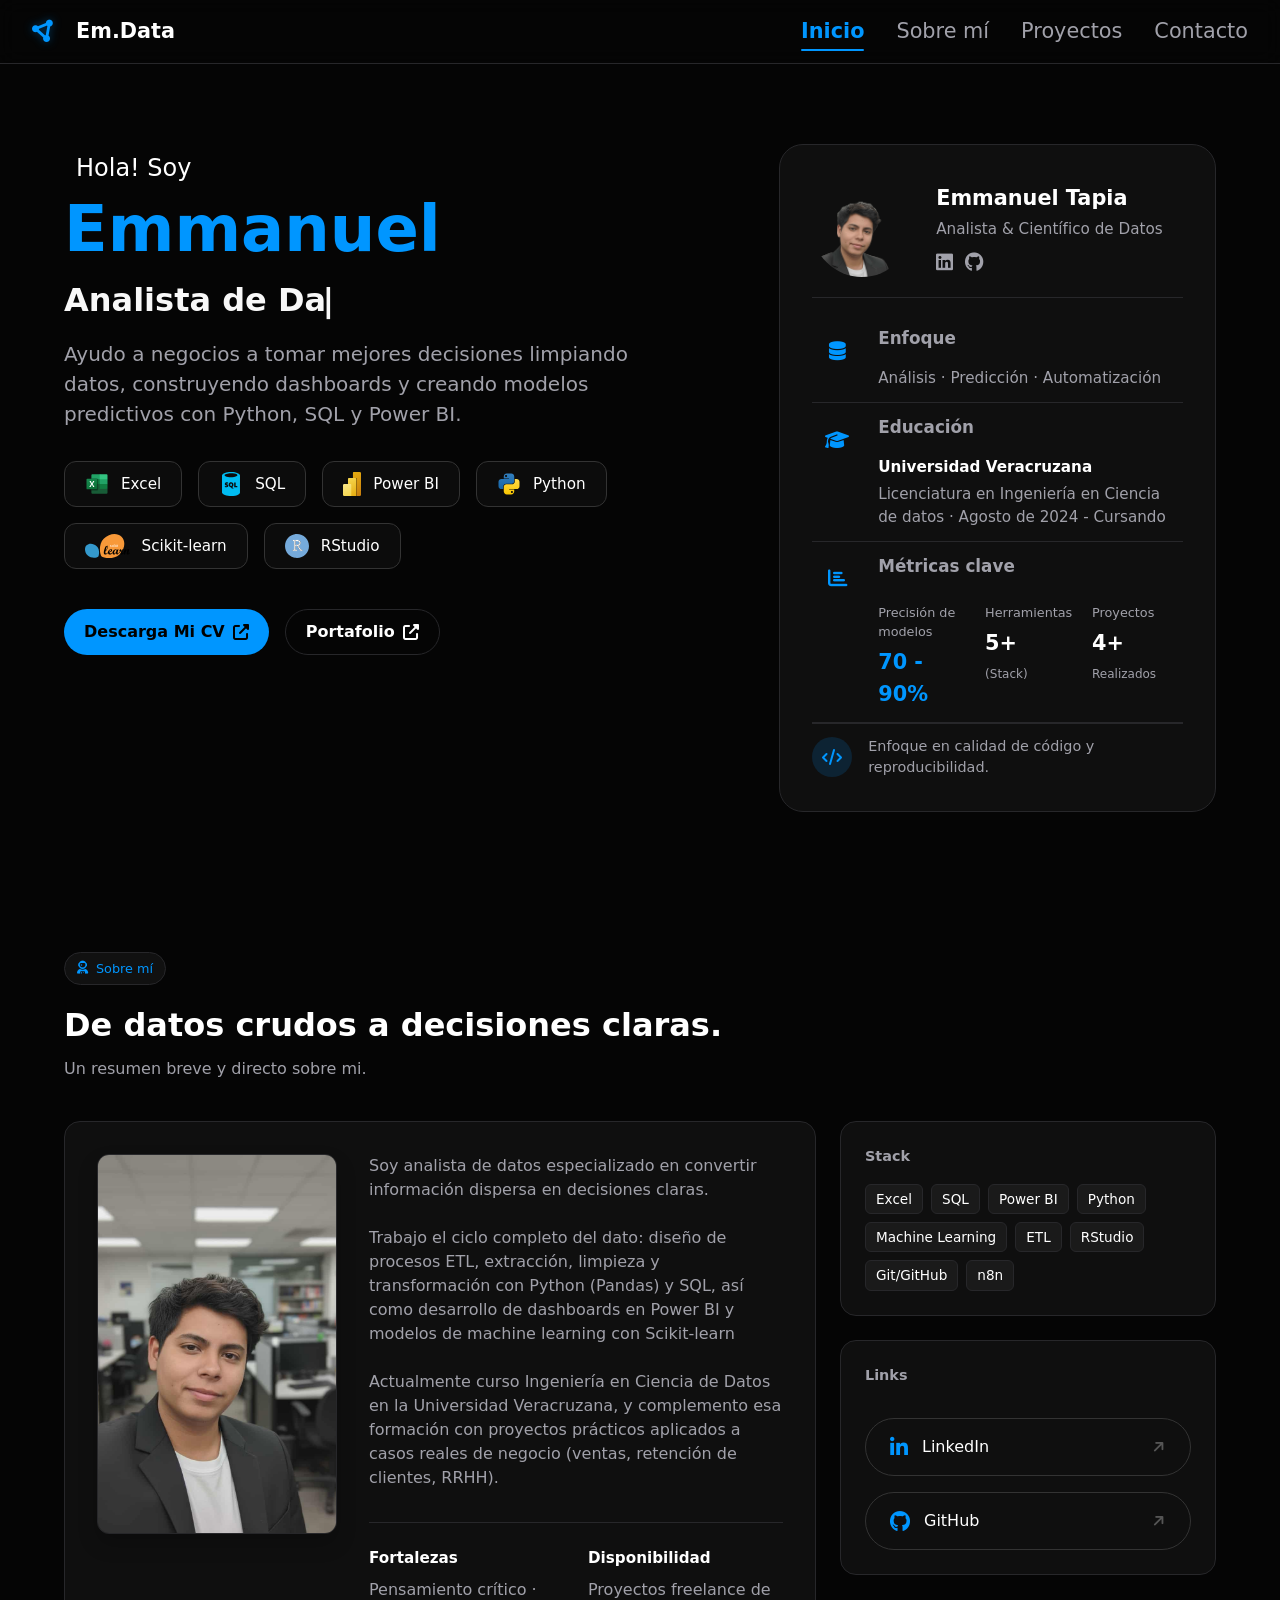
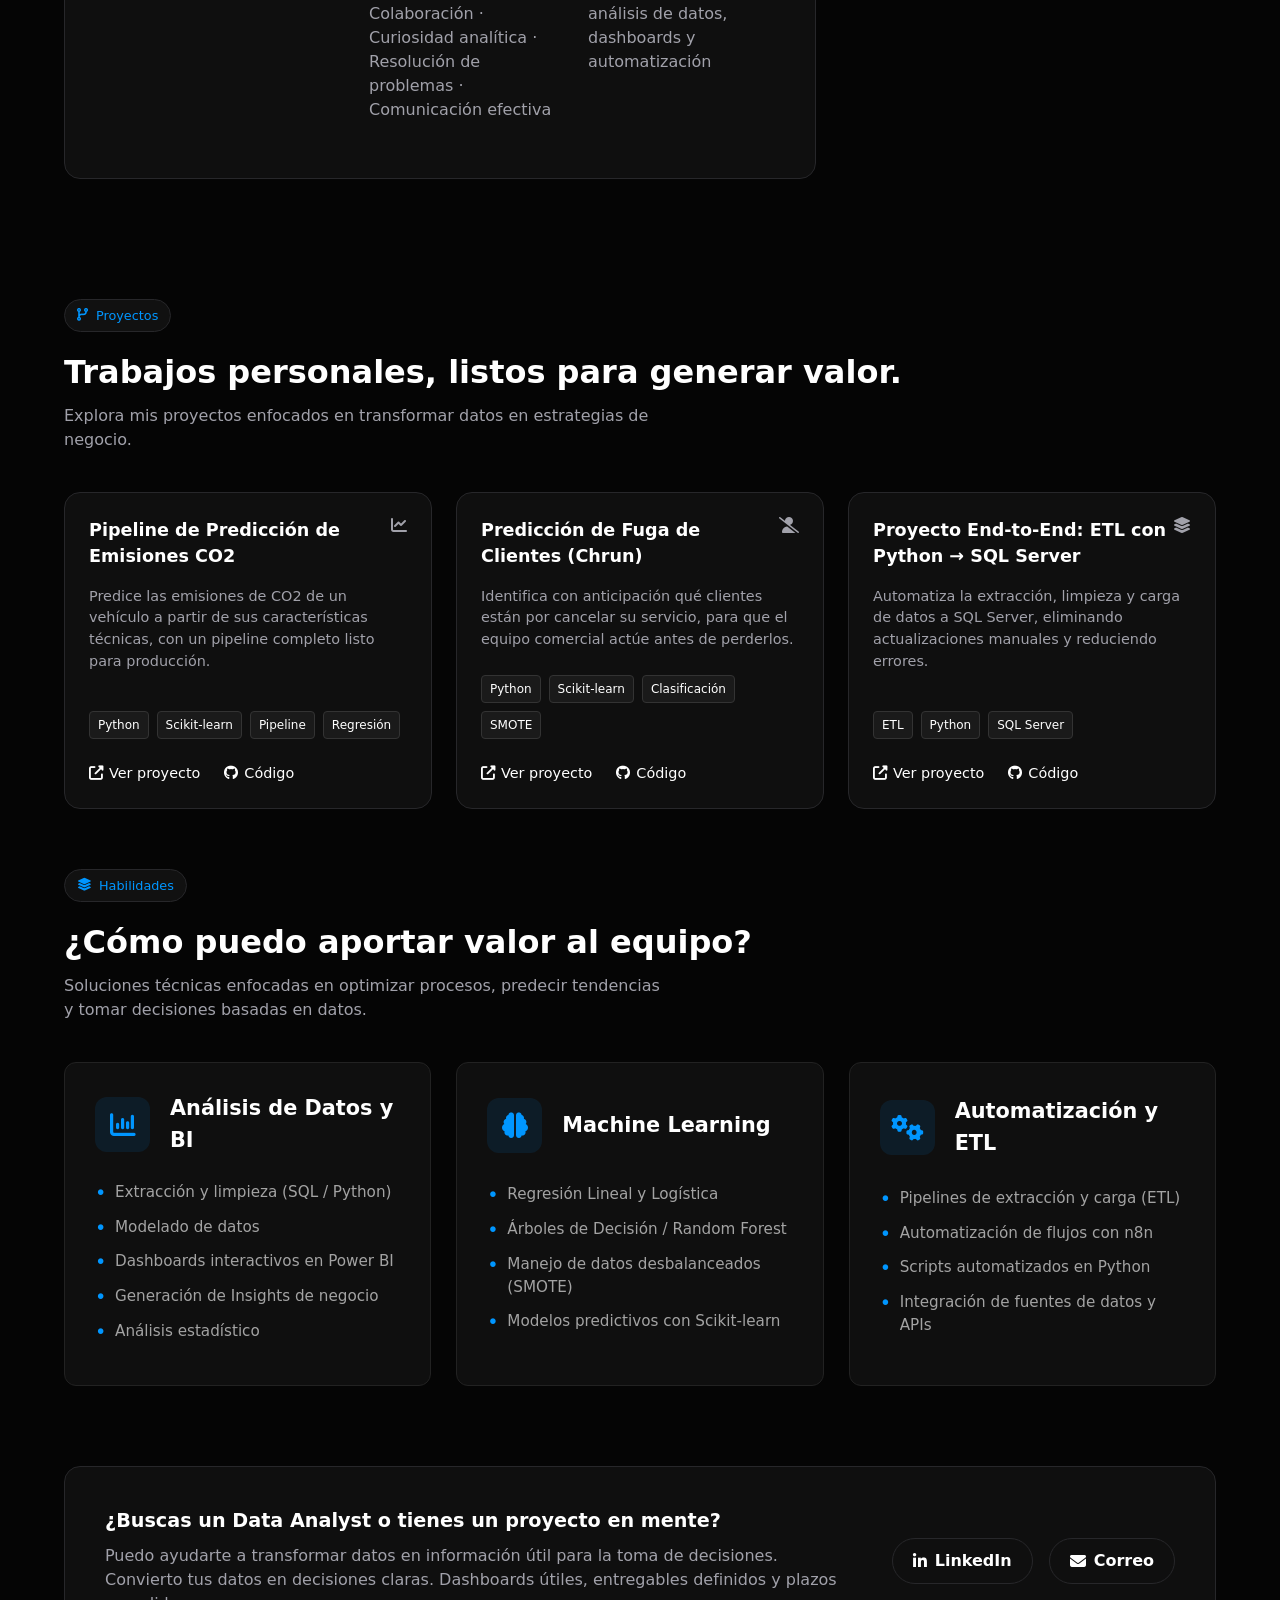
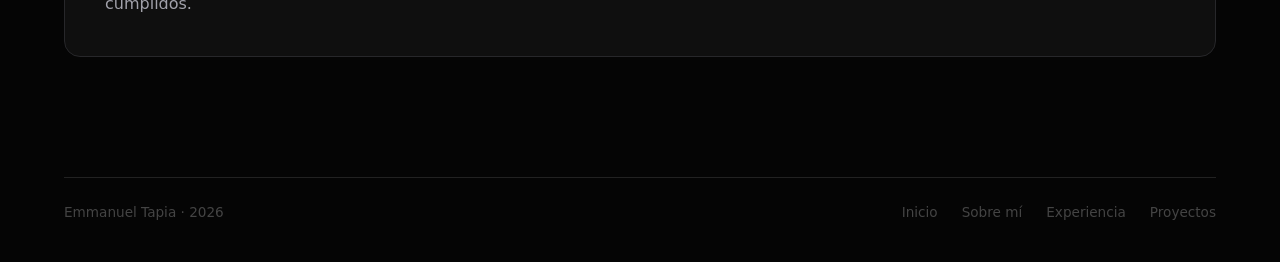
<file: index.html>
<!DOCTYPE html>
<html lang="es">
<head>
    <meta charset="UTF-8">
    <meta name="viewport" content="width=device-width, initial-scale=1.0">
    <title>Portafolio - Emmanuel Tapia</title>
    <link rel="stylesheet" href="./Styles/styles.css">
    <link rel="stylesheet" href="https://cdnjs.cloudflare.com/ajax/libs/font-awesome/6.4.0/css/all.min.css">
    <link rel="shortcut icon" href="img/icono_lapt.png" type="image/x-icon">
</head>
<body>

    <!-- <button class="theme-toggle" id="theme-toggle" title="Cambiar tema">
        <i class="fas fa-moon"></i>
    </button> -->

    <nav class="navbar">
        <div class="logo" style="display: flex; align-items: center;">
            <i class="fas fa-circle-nodes data-navbar-icon"></i>
            
            <span style="font-weight: 700; font-size: 1.3rem; color: #fff;">Em.Data</span>
        </div>

        <div class="nav-actions">
            <ul class="nav-links">
            <li><a href="#inicio" class="active">Inicio</a></li>
            <li><a href="#sobre-mi">Sobre mí</a></li>
            <li><a href="#proyectos">Proyectos</a></li>
            <li><a href="#contacto">Contacto</a></li>
            </ul>

            <!--
            <a href="https://www.linkedin.com/in/emmanuel-mtapia/" target="_blank" class="icon-link">
            <i class="fab fa-linkedin"></i>
            </a>
            <a href="https://github.com/MTEmmanue" target="_blank" class="icon-link">
            <i class="fab fa-github"></i>
            </a>
            <a href="mailto:emmanuel.tp.2024@gmail.com" class="icon-link">
            <i class="far fa-envelope"></i>
            </a>
            -->
            
        </div>
    </nav>


    <section id="inicio" class="hero-section container">
        <div class="hero-content">
            <div class="location-badge">
                  Hola! Soy
            </div>
            
            <h1>Emmanuel </h1>
            <h2><span class="typing-text" id="typing-text"></span></h2>

                <p class="hero-subtitle">
                    Ayudo a negocios a tomar mejores decisiones limpiando datos, construyendo dashboards y creando modelos predictivos con Python, SQL y Power BI.
                </p>

            <div class="tech-stack">
                <span class="tech-badge">
                    <img src="img/excel-svgrepo-com.svg" alt="Excel"> Excel
                </span>
                <span class="tech-badge">
                    <img src="img/sql.svg" alt="SQL Server"> SQL
                </span>
                <span class="tech-badge">
                    <img src="img/Power-BI.svg" alt="Power BI"> Power BI
                </span>
                <span class="tech-badge">
                    <img src="img/python.svg" alt="Python"> Python
                </span>
                <span class="tech-badge">
                    <img src="img/sklearn.svg" alt="Scikit-learn"> Scikit-learn
                </span>
                <span class="tech-badge">
                    <img src="img/RStudio.svg" alt="RStudio"> RStudio
                </span>
            </div>

            <div class="hero-buttons">
                <a href="https://drive.google.com/file/d/1kGe5mn4Udqrkil3U2SQ3ZyTe5q_C04QV/view?usp=sharing" target="_blank" class="btn-primary">Descarga Mi CV<i class="fas fa-external-link-alt"></i></a>
                <a href="#proyectos" class="btn-outline">Portafolio <i class="fas fa-external-link-alt"></i></a>
            </div>

        </div>

        <div class="profile-card">
            <div class="profile-header">
                <div class="avatar-container">
                    <img src="img/alegre_oficcina_sin_fondo.png" alt="Foto Perfil" class="avatar"> 
                </div>
                <div class="profile-info">
                    <h3>Emmanuel Tapia</h3>
                    <p>Analista & Científico de Datos</p>
                    <div class="profile-icons">
                        <a href="https://www.linkedin.com/in/emmanuel-mtapia/" target="_blank" class="icon-link">
                            <i class="fab fa-linkedin"></i>
                        </a>
                        <a href="https://github.com/MTEmmanue" target="_blank" class="icon-link">
                            <i class="fab fa-github"></i>
                        </a>
                    </div>
                </div>
            </div>
            
            <div class="card-sections-container">
                <div class="card-section">
                    <div class="section-icon">
                        <i class="fas fa-database"></i>
                    </div>
                    <h4>Enfoque</h4>
                    <div class="section-content">
                        <p>Análisis · Predicción · Automatización</p>
                    </div>
                </div>

                <div class="card-section">
                    <div class="section-icon">
                        <i class="fas fa-graduation-cap"></i>
                    </div>
                    <h4>Educación</h4>
                    <div class="section-content">
                        <p><strong>Universidad Veracruzana</strong></p>
                        <p class="sub-text">Licenciatura en Ingeniería en Ciencia de datos · Agosto de 2024 - Cursando</p>
                    </div>
                </div>

                <div class="card-section">
                    <div class="section-icon">
                        <i class="fas fa-chart-bar"></i>
                    </div>
                    <h4>Métricas clave</h4>
                    <div class="section-content">
                        <div class="mini-metrics">
                            <div class="mini-metric">
                                <span>Precisión de modelos</span>
                                <strong style="color: var(--accent);">70 - 90%</strong>
                                
                            </div>
                            <div class="mini-metric">
                                <span>Herramientas</span>
                                <strong>5+</strong>
                                <span class="metric-label">(Stack)</span>
                            </div>
                            <div class="mini-metric">
                                <span>Proyectos</span>  
                                <strong>4+</strong>
                                <span class="metric-label">Realizados</span>
                            </div>
                        </div>
                    </div>
                </div>

                <div class="card-footer">
                    <i class="fas fa-code"></i>
                    <p>Enfoque en calidad de código y reproducibilidad.</p>
                </div>
            </div>
        </div>
    </section>

    <section id="sobre-mi" class="about-section container">
        <div class="section-label"><i class="fas fa-user-astronaut"></i> Sobre mí</div>
        <h2>De datos crudos a decisiones claras.</h2>
        <p class="section-desc">Un resumen breve y directo sobre mi.</p>

        <div class="about-grid">
            <div class="about-content box-card about-photo-layout">
    
                <div class="about-portrait-container">
                    <img src="img/alegre_oficcina.jpg" alt="Foto de perfil" class="about-portrait-img">
                </div>

            <div class="about-text-wrapper">
                    <p>
                        Soy analista de datos especializado en convertir información dispersa en decisiones claras. 
                       
                    </p>
                    <p> 
                        Trabajo el ciclo completo del dato: diseño de procesos ETL, extracción, limpieza y transformación con Python (Pandas) y SQL, 
                        así como desarrollo de dashboards en Power BI y modelos de machine learning con Scikit-learn  
                    </p>
                    <p>
                        Actualmente curso Ingeniería en Ciencia de Datos en la Universidad Veracruzana, y complemento
                         esa formación con proyectos prácticos aplicados a casos reales de negocio (ventas, retención de clientes, RRHH). 
                    </p>

                    <div class="about-subgrid">
                        <div class="sub-box">
                            <h4>Fortalezas</h4>
                            <p>Pensamiento crítico · Colaboración · Curiosidad analítica · Resolución de problemas · Comunicación efectiva</p>
                        </div>
                        <div class="sub-box">
                            <h4>Disponibilidad</h4>
                            <p>Proyectos freelance de análisis de datos, dashboards y automatización</p>
                        </div>

                    </div>
                </div>
            </div>

            <div class="about-sidebar">
                <div class="sidebar-box">
                    <h4>Stack</h4>
                    <div class="stack-tags">
                        <span>Excel</span>
                        <span>SQL </span>
                        <span>Power BI</span>
                        <span>Python</span>
                        <span>Machine Learning</span>
                        <span>ETL</span>
                        <span>RStudio</span>
                        <!--  
                        <span>Tableau</span>
                        <span>Looker Studio</span>
                        -->
                        <span>Git/GitHub</span>
                        <span>n8n</span>
                    </div>
                </div>
                <div class="sidebar-box links-box">
                    <h4>Links</h4>
                    
                    <a href="https://linkedin.com/in/emmanuel-mtapia" target="_blank" class="link-pill">
                        <div class="link-content-left">
                            <i class="fab fa-linkedin-in link-icon-brand"></i>
                            <span>LinkedIn</span>
                        </div>
                        <i class="fas fa-arrow-right link-arrow"></i>
                    </a>

                    <a href="https://github.com/MTEmmanue" target="_blank" class="link-pill">
                        <div class="link-content-left">
                            <i class="fab fa-github link-icon-brand"></i>
                            <span>GitHub</span>
                        </div>
                        <i class="fas fa-arrow-right link-arrow"></i>
                    </a>
                </div>
            </div>
        </div>
    </section>

    <section id="proyectos" class="projects-section container">
        <div class="section-label"><i class="fas fa-code-branch"></i> Proyectos</div>
        <h2>Trabajos personales, listos para generar valor.</h2>
        <p class="section-desc">Explora mis proyectos enfocados en transformar datos en estrategias de negocio.</p>

        <!--Proyecto 1-->        
        <div class="projects-grid">
            <div class="project-card">
                <div class="project-header">
                    <h3>Pipeline de Predicción de Emisiones CO2</h3>
                    <i class="fas fa-chart-line"></i>
                </div>
                <p>Predice las emisiones de CO2 de un vehículo a partir de sus características técnicas, con un pipeline completo listo para producción. <div class="project-tags">
                    <span>Python</span> <span>Scikit-learn</span> <span>Pipeline</span> <span>Regresión</span>
                </div>
                <div class="project-actions">
                    <a href="Projects/proyecto_regresion.html" class="project-link"><i class="fas fa-external-link-alt"></i>Ver proyecto</a>
                    <a href="https://github.com/MTEmmanue/Proyecto_Regresi-n_Lineal_Pipeline" class="project-link"><i class="fab fa-github"></i>Código</a>
                </div>
            </div>
            
            <!--Proyecto 2-->        
            <div class="project-card">
                <div class="project-header">
                    <h3>Predicción de Fuga de Clientes (Chrun)</h3>
                    <i class="fas fa-user-slash"></i>
                </div>
                <p>Identifica con anticipación qué clientes están por cancelar su servicio, para que el equipo comercial actúe antes de perderlos.</p>
                <div class="project-tags">
                    <span>Python</span> <span>Scikit-learn</span> <span>Clasificación</span> <span>SMOTE</span>
                </div>
                <div class="project-actions">
                    <a href="Projects/proyecto_clasificacion_chrun.html" class="project-link"><i class="fas fa-external-link-alt"></i>Ver proyecto</a>
                    <a href="https://github.com/MTEmmanue/Challenge_TelecomX_Predicci-n_Abandono" class="project-link"><i class="fab fa-github"></i>Código</a>
                </div>
            </div>

            <!--Proyecto 3-->
            <div class="project-card">
                <div class="project-header">
                    <h3>Proyecto End-to-End: ETL con Python → SQL Server</h3>
                    <i class="fas fa-layer-group"></i>
                </div>
                <p>Automatiza la extracción, limpieza y carga de datos a SQL Server, eliminando actualizaciones manuales y reduciendo errores.</p>
                <div class="project-tags">
                    <span>ETL</span> <span>Python</span> <span>SQL Server</span> 
                </div>
                <div class="project-actions">
                    <a href="Projects/proyecto_etl.html" class="project-link"><i class="fas fa-external-link-alt"></i>Ver proyecto</a>
                    <a href="https://github.com/MTEmmanue/ETL_Python-SQL" class="project-link"><i class="fab fa-github"></i>Código</a>
                </div>
            </div>
        </div>

             <!--ICONOS
                Opciones de íconos más adecuados (Font Awesome) para cada proyecto:

                    📊 Machine Learning / Data
                    fas fa-brain → cerebro, muy usado para IA y ML.

                    fas fa-project-diagram → diagramas, útil para pipelines o modelos.

                    fas fa-network-wired → redes, ideal para representar conexiones o redes neuronales.

                    🔮 Predicción / Análisis
                    fas fa-chart-line → tendencia, perfecto para predicciones.

                    fas fa-chart-area → análisis visual de datos.

                    fas fa-bullseye → objetivo, puede simbolizar precisión en predicciones.

                    👥 Abandono / Retención de clientes
                    fas fa-user-slash → usuario que se va (abandono).

                    fas fa-users-cog → gestión de usuarios, útil para segmentación.

                    fas fa-user-check → retención o predicción de permanencia.

                    🛢️ETL
                    fas fa-database → base de datos, clásico para ETL.
                    fas fa-exchange-alt → intercambio de datos, ideal para procesos ETL.
                    fas fa-layer-group → capas de datos, representa bien las etapas de ETL.
             
             -->
    </section>



<!--
    <section id="experiencia" class="experience-section container">
        <div class="section-label"><i class="fas fa-briefcase"></i> Experiencia</div>
        <h2>Lo que hago y cómo lo convierto en valor.</h2>
        <p class="section-desc">Como estás iniciando (perfil junior), dejé esta sección lista para completar con prácticas/proyectos reales.</p>

        <div class="experience-grid">
            <div class="experience-card box-card">
                <div class="exp-header">
                    <h3>Analista de Datos (Junior) — Plantilla</h3>
                    <span class="pill">2026 · Xalapa (remoto/híbrido)</span>
                </div>
                <ul class="exp-list">
                    <li>Automatización de limpieza y transformación de datos con SQL/Python.</li>
                    <li>Dashboards en Power BI con KPIs y storytelling para negocio.</li>
                    <li>Validación de calidad de datos y documentación reproducible.</li>
                    <li>Análisis ad-hoc para responder preguntas de stakeholders.</li>
                </ul>
                <div class="exp-metrics">
                    <div class="exp-metric-box">
                        <span>Tiempo ahorrado</span>
                        <strong>–</strong>
                    </div>
                    <div class="exp-metric-box">
                        <span>KPIs monitoreados</span>
                        <strong>–</strong>
                    </div>
                    <div class="exp-metric-box">
                        <span>Stakeholders</span>
                        <strong>–</strong>
                    </div>
                </div>
            </div>

            <div class="experience-sidebar">
                <div class="sidebar-box">
                    <h4>Especialidades</h4>
                    <ul class="specs-list">
                        <li><i class="fas fa-database"></i> SQL Server y modelado</li>
                        <li><i class="fas fa-chart-bar"></i> BI y dashboards</li>
                        <li><i class="fas fa-layer-group"></i> ETL y calidad</li>
                    </ul>
                </div>
                <div class="sidebar-box note-box">
                    <h4>Nota</h4>
                    <p>Cuando tengas tu primera experiencia/prácticas, reemplaza esta plantilla por: rol, empresa, periodo, y 3–5 bullets con resultados medibles.</p>
                </div>
            </div>
        </div>
    </section>

-->

    <section id="habilidades" class="skills-section container">
        <div class="section-label"><i class="fas fa-layer-group"></i> Habilidades</div>
        <h2>¿Cómo puedo aportar valor al equipo?</h2>
        <p class="section-desc">Soluciones técnicas enfocadas en optimizar procesos, predecir tendencias y tomar decisiones basadas en datos.</p>

        <div class="skills-grid">
            
            <div class="skill-card box-card">
                <div class="skill-icon-wrapper">
                    <i class="fas fa-chart-column"></i>
                </div>
                <h3>Análisis de Datos y BI</h3>
                <ul class="skill-list">
                    <li>Extracción y limpieza (SQL / Python)</li>
                    <li>Modelado de datos</li>
                    <li>Dashboards interactivos en Power BI</li>
                    <li>Generación de Insights de negocio</li>
                    <li>Análisis estadístico</li>
                </ul>
            </div>

            <div class="skill-card box-card">
                <div class="skill-icon-wrapper">
                    <i class="fas fa-brain"></i>
                </div>
                <h3>Machine Learning</h3>
                <ul class="skill-list">
                    <li>Regresión Lineal y Logística</li>
                    <li>Árboles de Decisión / Random Forest</li>
                    <li>Manejo de datos desbalanceados (SMOTE)</li>
                    <li>Modelos predictivos con Scikit-learn</li>
                </ul>
            </div>

            <div class="skill-card box-card">
                <div class="skill-icon-wrapper">
                    <i class="fas fa-cogs"></i>
                </div>
                <h3>Automatización y ETL</h3>
                <ul class="skill-list">
                    <li>Pipelines de extracción y carga (ETL)</li>
                    <li>Automatización de flujos con n8n</li>
                    <li>Scripts automatizados en Python</li>
                    <li>Integración de fuentes de datos y APIs</li>
                </ul>
            </div>

        </div>
    </section>

    <section id="contacto" class="footer-cta container">
        <div class="cta-box">
            <div class="cta-content">
                <h3>¿Buscas un Data Analyst o tienes un proyecto en mente?</h3>
                    <p>
                        Puedo ayudarte a transformar datos en información útil para la toma de decisiones.
                        <br>
                        Convierto tus datos en decisiones claras. Dashboards útiles, entregables definidos y plazos cumplidos.
                    </p>
            </div>
            <div class="cta-buttons">
                <a href="https://www.linkedin.com/in/emmanuel-mtapia/" target="_blank" class="btn-outline"><i class="fab fa-linkedin-in"></i> LinkedIn </a>
                <a href="mailto:emmanuel.tp.2024@gmail.com" class="btn-outline"><i class="fas fa-envelope"></i> Correo </a>
            </div>
            
        </div>
        <div class="footer-bottom">
            <span>Emmanuel Tapia · 2026</span>
            <div class="footer-nav">
                <a href="#inicio">Inicio</a>
                <a href="#sobre-mi">Sobre mí</a>
                <a href="#experiencia">Experiencia</a>
                <a href="#proyectos">Proyectos</a>
            </div>
        </div>
    </section>
    <script src="script.js"></script>
</body>
</html>
</file>
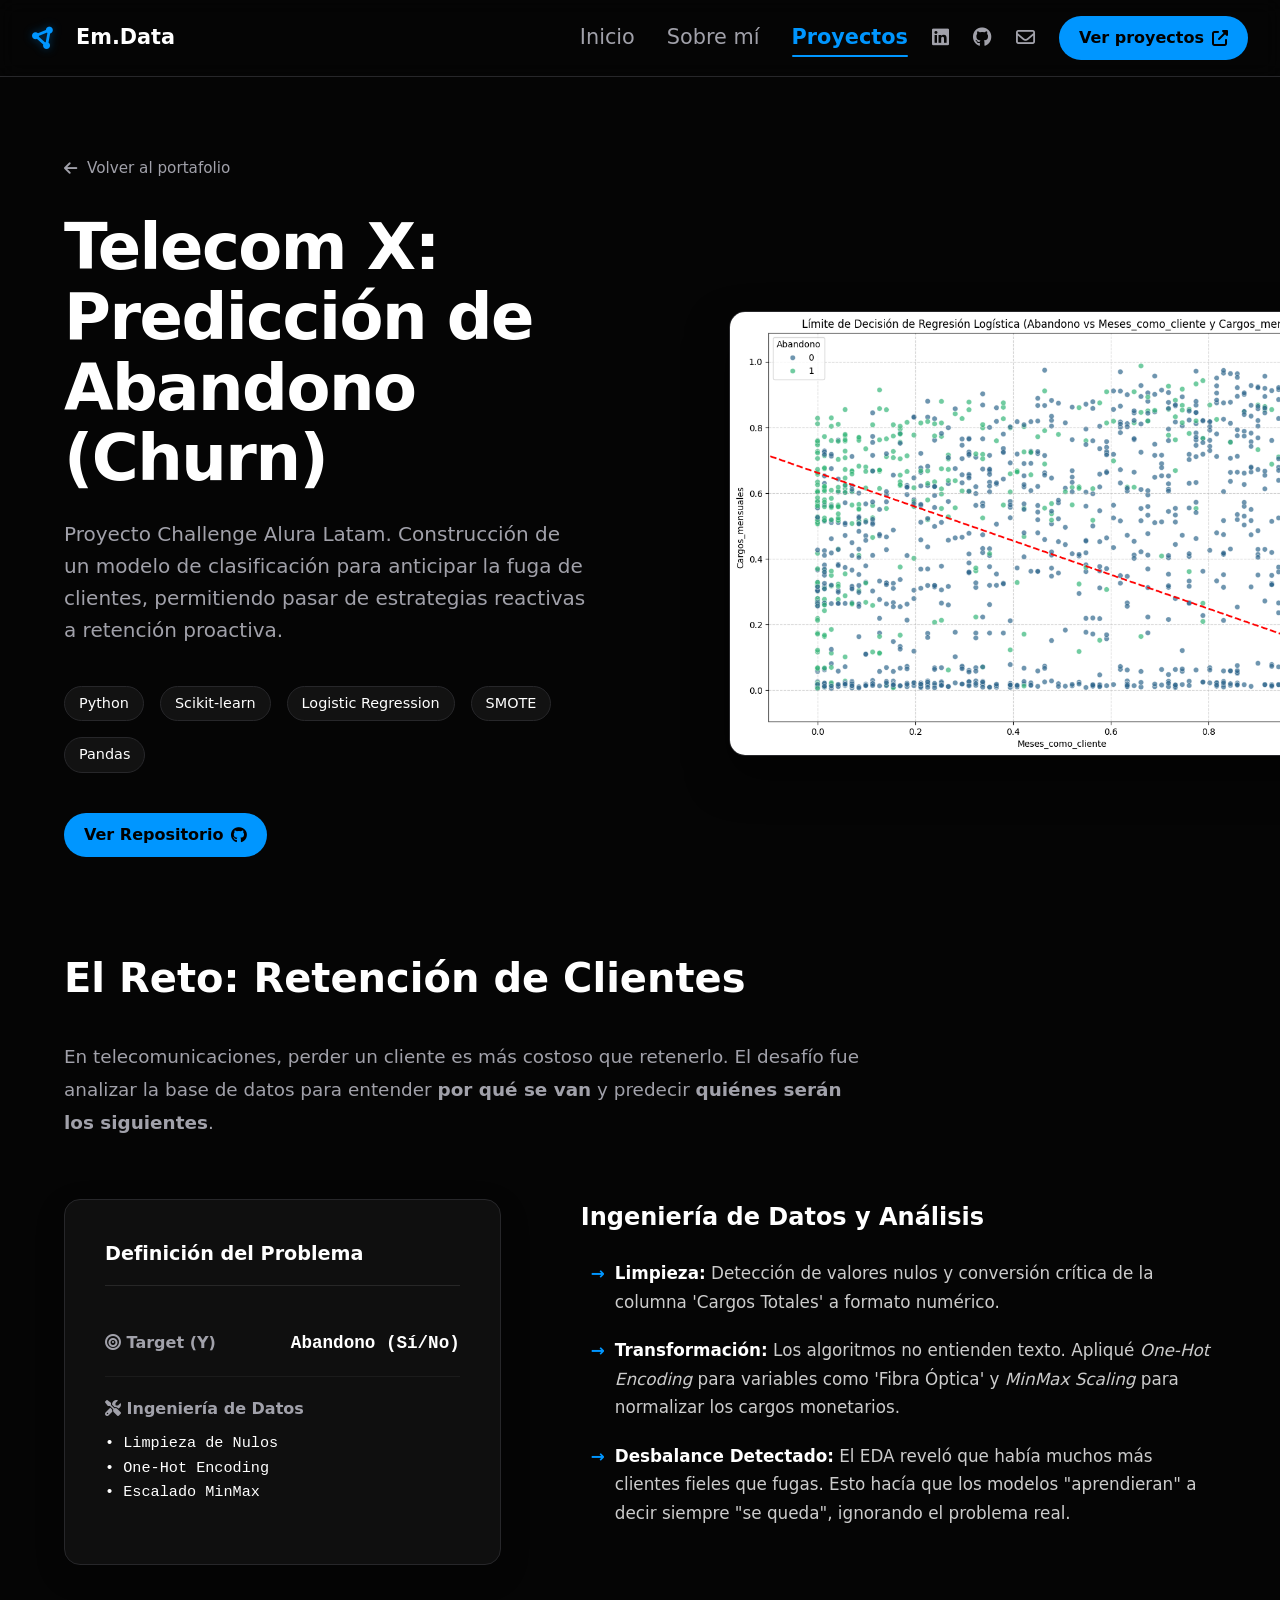
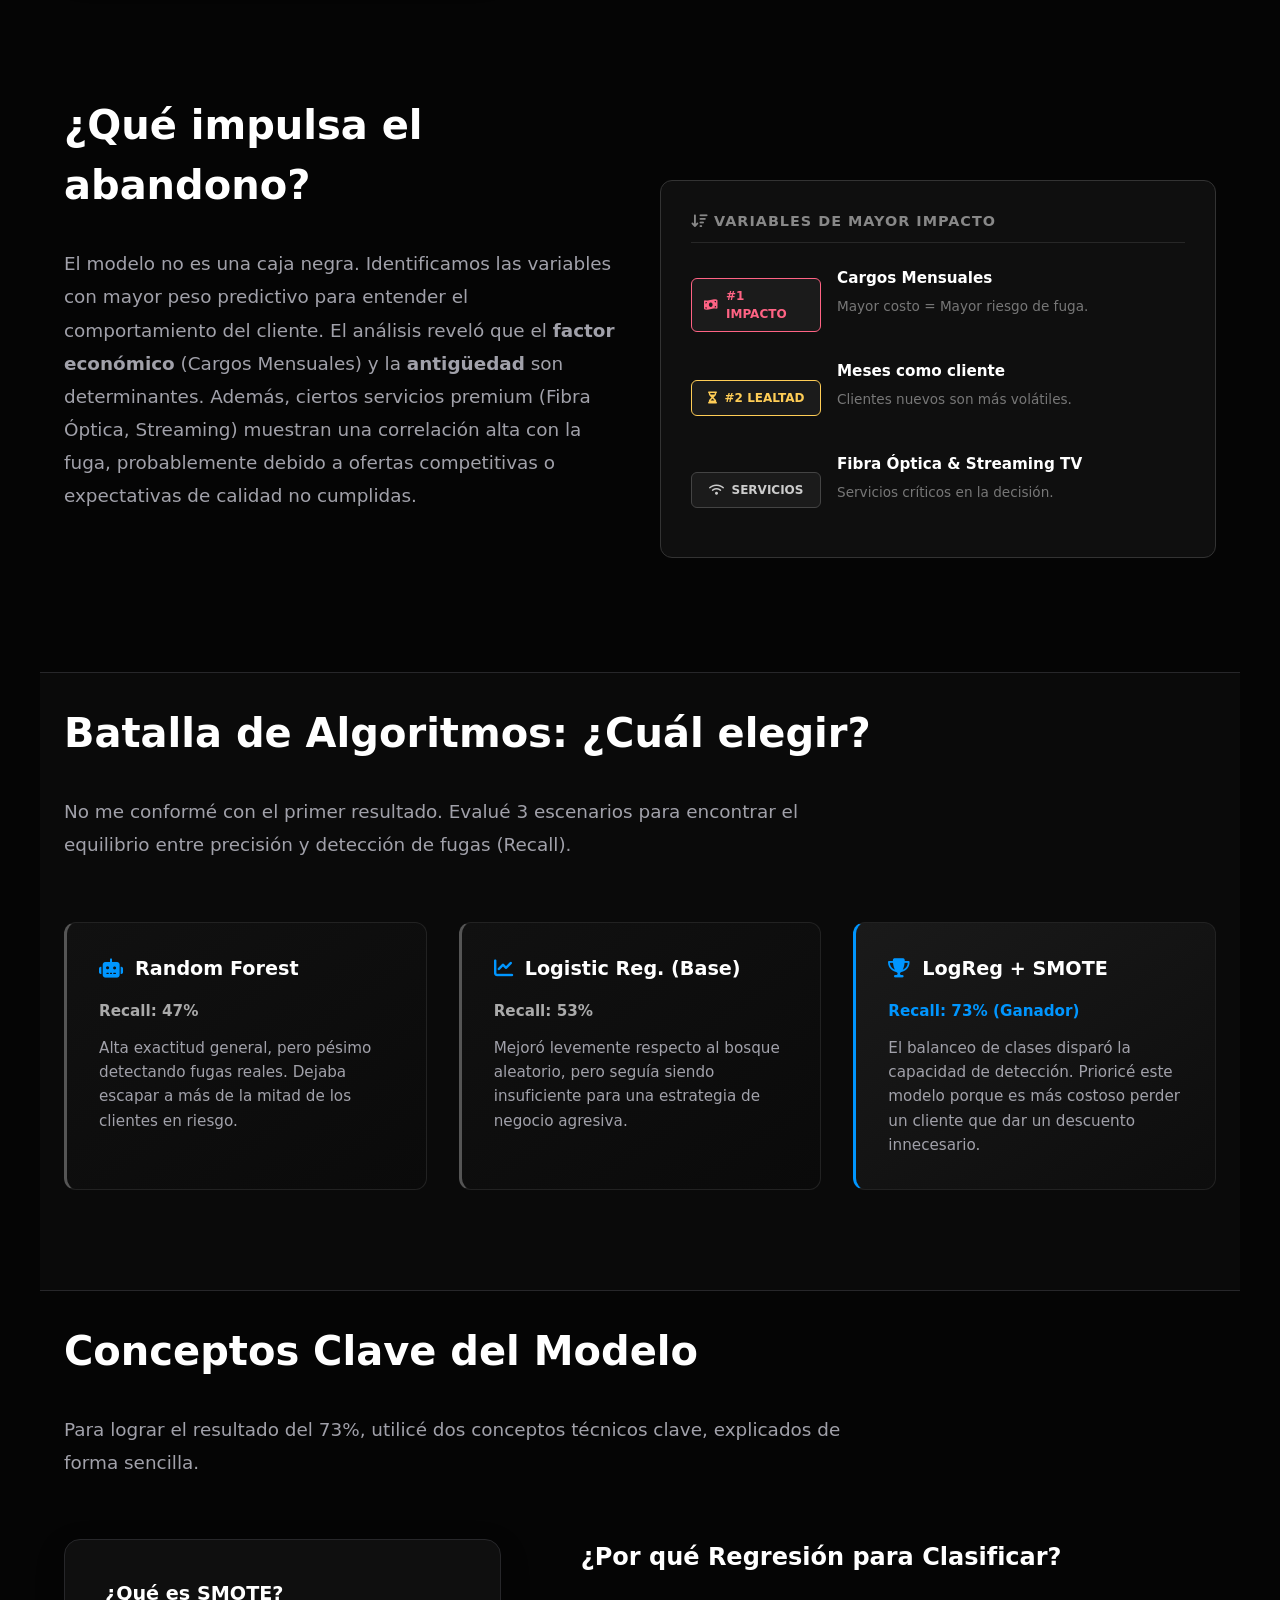
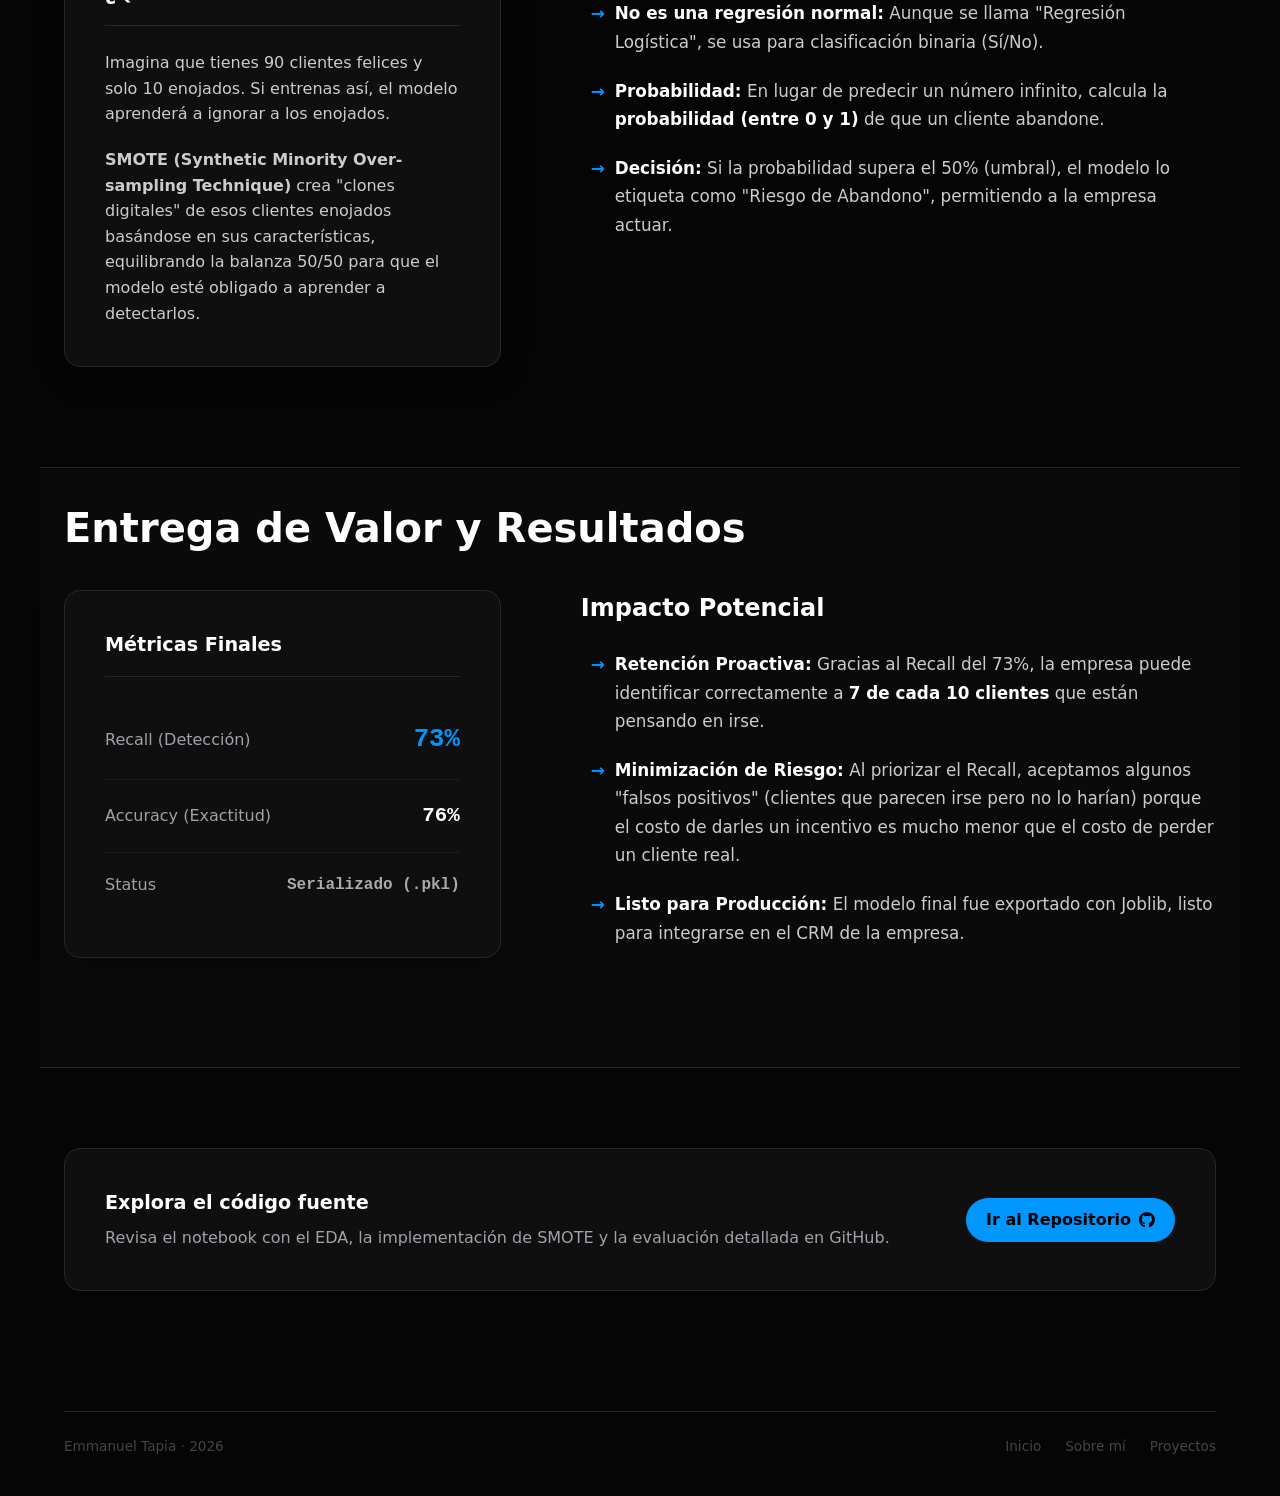
<file: Projects/proyecto_clasificacion_chrun.html>
<!DOCTYPE html>
<html lang="es">
<head>
    <meta charset="UTF-8">
    <meta name="viewport" content="width=device-width, initial-scale=1.0">
    <title>Telecom X: Predicción de Churn - Emmanuel Tapia</title>
    <link rel="stylesheet" href="../Styles/styles.css">
    <link rel="stylesheet" href="https://cdnjs.cloudflare.com/ajax/libs/font-awesome/6.4.0/css/all.min.css">
    <link rel="shortcut icon" href="../img/icono_lapt.png" type="image/x-icon">
</head>
<body>

    <nav class="navbar">
        <div class="logo" style="display: flex; align-items: center;">
            <i class="fas fa-circle-nodes data-navbar-icon"></i>
            
            <span style="font-weight: 700; font-size: 1.3rem; color: #fff;">Em.Data</span>
        </div>

        <div class="nav-actions">
            <ul class="nav-links">
                <li><a href="../index.html#inicio">Inicio</a></li>
                <li><a href="../index.html#sobre-mi">Sobre mí</a></li>
                <li><a href="../index.html#proyectos" class="active">Proyectos</a></li>
            </ul>

            <a href="https://www.linkedin.com/in/emmanuel-mtapia/" target="_blank" class="icon-link">
                <i class="fab fa-linkedin"></i>
            </a>
            <a href="https://github.com/MTEmmanue" target="_blank" class="icon-link">
                <i class="fab fa-github"></i>
            </a>
            <a href="mailto:emmanuel.tp.2024@gmail.com" class="icon-link">
                <i class="far fa-envelope"></i>
            </a>
            <a href="../index.html#proyectos" class="btn-primary">
                Ver proyectos 
                <i class="fas fa-external-link-alt"></i>
            </a>
        </div>
    </nav>


    <section class="project-hero container">
        <div class="project-hero-content">
            <a href="../index.html#proyectos" class="back-link"><i class="fas fa-arrow-left"></i> Volver al portafolio</a>
            
            <h1>Telecom X: Predicción de Abandono (Churn)</h1>
            
            <p class="project-subtitle">
                Proyecto Challenge Alura Latam. Construcción de un modelo de clasificación para anticipar la fuga de clientes, permitiendo pasar de estrategias reactivas a retención proactiva.
            </p>

            <div class="tech-stack">
                <span class="tag">Python</span>
                <span class="tag">Scikit-learn</span>
                <span class="tag">Logistic Regression</span>
                <span class="tag">SMOTE</span>
                <span class="tag">Pandas</span>
            </div>
            
            <div class="hero-buttons" style="margin-top: 40px;">
                <a href="https://github.com/MTEmmanue/Challenge_TelecomX_Predicci-n_Abandono" target="_blank" class="btn-primary">
                    Ver Repositorio <i class="fab fa-github"></i>
                </a>
            </div>
        </div>
        <div class="project-hero-image">
            <img src="../img/predicciones_chrun.png" alt="Análisis de Churn">
        </div>
    </section>

    
    <section class="project-section container">
        <h2>El Reto: Retención de Clientes</h2>
        <p class="section-intro">
            En telecomunicaciones, perder un cliente es más costoso que retenerlo. El desafío fue analizar la base de datos para entender <strong>por qué se van</strong> y predecir <strong>quiénes serán los siguientes</strong>.
        </p>

        <div class="results-grid">
            
            <div class="metrics-card">
                <h3 style="margin-bottom: 24px; color: white;">Definición del Problema</h3>
                
                <div class="metric-row">
                    <span class="metric-name" style="font-weight: 700;">
                        <i class="fas fa-bullseye"></i> Target (Y)
                    </span>
                    <span class="metric-val" style="font-size: 1.1rem;">Abandono (Sí/No)</span>
                </div>
                
                <div class="metric-row" style="align-items: flex-start; flex-direction: column; gap: 10px;">
                    <span class="metric-name" style="font-weight: 700;">
                        <i class="fas fa-tools"></i> Ingeniería de Datos
                    </span>
                    <div style="font-family: monospace; color: white; font-size: 0.95rem; line-height: 1.6;">
                        • Limpieza de Nulos<br>
                        • One-Hot Encoding<br>
                        • Escalado MinMax
                    </div>
                </div>
            </div>

            <div class="findings-content" style="padding-left: 20px;">
                <h3>Ingeniería de Datos y Análisis</h3>
                <ul>
                    <li style="margin-bottom: 20px;">
                        <strong>Limpieza:</strong> Detección de valores nulos y conversión crítica de la columna <code>'Cargos Totales'</code> a formato numérico.
                    </li>
                    <li style="margin-bottom: 20px;">
                        <strong>Transformación:</strong> Los algoritmos no entienden texto. Apliqué <em>One-Hot Encoding</em> para variables como 'Fibra Óptica' y <em>MinMax Scaling</em> para normalizar los cargos monetarios.
                    </li>
                    <li style="margin-bottom: 20px;">
                        <strong>Desbalance Detectado:</strong> El EDA reveló que había muchos más clientes fieles que fugas. Esto hacía que los modelos "aprendieran" a decir siempre "se queda", ignorando el problema real.
                    </li>
                </ul>
            </div>
        </div>
    </section>

    <section class="project-section container">
        <div class="two-column-grid challenge-layout">
            
            <div class="text-content">
                <h2>¿Qué impulsa el abandono?</h2>
                <p class="section-intro">
                    El modelo no es una caja negra. Identificamos las variables con mayor peso predictivo para entender el comportamiento del cliente.
            
                    El análisis reveló que el <strong>factor económico</strong> (Cargos Mensuales) y la <strong>antigüedad</strong> son determinantes. Además, ciertos servicios premium (Fibra Óptica, Streaming) muestran una correlación alta con la fuga, probablemente debido a ofertas competitivas o expectativas de calidad no cumplidas.
                </p>
            </div>

            <div class="box-card variables-card">
                <h4 class="card-title"><i class="fas fa-sort-amount-down"></i> Variables de Mayor Impacto</h4>
                
                <div class="variables-list">
                    
                    <div class="var-row">
                        <div class="badge-container">
                            <span class="var-badge predictor" style="color: #ff6384; border-color: #ff6384;">
                                <i class="fas fa-money-bill-wave"></i> #1 Impacto
                            </span>
                        </div>
                        <p class="var-text">
                            <strong>Cargos Mensuales</strong>
                            <br><span class="unit" style="font-size: 0.85rem;">Mayor costo = Mayor riesgo de fuga.</span>
                        </p>
                    </div>

                    <div class="var-row">
                        <div class="badge-container">
                            <span class="var-badge predictor" style="color: #ffcd56; border-color: #ffcd56;">
                                <i class="fas fa-hourglass-half"></i> #2 Lealtad
                            </span>
                        </div>
                        <p class="var-text">
                            <strong>Meses como cliente</strong>
                            <br><span class="unit" style="font-size: 0.85rem;">Clientes nuevos son más volátiles.</span>
                        </p>
                    </div>

                    <div class="var-row">
                        <div class="badge-container">
                            <span class="var-badge predictor">
                                <i class="fas fa-wifi"></i> Servicios
                            </span>
                        </div>
                        <p class="var-text">
                            <strong>Fibra Óptica & Streaming TV</strong>
                            <br><span class="unit" style="font-size: 0.85rem;">Servicios críticos en la decisión.</span>
                        </p>
                    </div>

                </div>
            </div>

        </div>
    </section>

    <section class="project-section container bg-alt">
        <h2>Batalla de Algoritmos: ¿Cuál elegir?</h2>
        <p class="section-intro">
            No me conformé con el primer resultado. Evalué 3 escenarios para encontrar el equilibrio entre precisión y detección de fugas (Recall).
        </p>

        <div class="business-value-container">
            
            <div class="biz-card" style="border-left: 3px solid #555;">
                <h3><i class="fas fa-robot"></i> Random Forest</h3>
                <p style="margin-bottom: 12px; font-weight: bold; color: #aaa;">Recall: 47%</p>
                <p>Alta exactitud general, pero pésimo detectando fugas reales. Dejaba escapar a más de la mitad de los clientes en riesgo.</p>
            </div>

            <div class="biz-card" style="border-left: 3px solid #555;">
                <h3><i class="fas fa-chart-line"></i> Logistic Reg. (Base)</h3>
                <p style="margin-bottom: 12px; font-weight: bold; color: #aaa;">Recall: 53%</p>
                <p>Mejoró levemente respecto al bosque aleatorio, pero seguía siendo insuficiente para una estrategia de negocio agresiva.</p>
            </div>

            <div class="biz-card" style="border-left: 3px solid var(--accent); background: linear-gradient(145deg, #1a1a1a, #0d0d0d);">
                <h3><i class="fas fa-trophy" style="color: var(--accent);"></i> LogReg + SMOTE</h3>
                <p style="margin-bottom: 12px; font-weight: bold; color: var(--accent);">Recall: 73% (Ganador)</p>
                <p>El balanceo de clases disparó la capacidad de detección. Prioricé este modelo porque es más costoso perder un cliente que dar un descuento innecesario.</p>
            </div>
        </div>
    </section>


    <section class="project-section container">
        <h2>Conceptos Clave del Modelo</h2>
        <p class="section-intro">
            Para lograr el resultado del 73%, utilicé dos conceptos técnicos clave, explicados de forma sencilla.
        </p>
        
        <div class="results-grid">
            <div class="metrics-card">
                <h3 style="margin-bottom: 24px; color: white;">¿Qué es SMOTE?</h3>
                <p style="color: #ccc; line-height: 1.6; margin-bottom: 20px;">
                    Imagina que tienes 90 clientes felices y solo 10 enojados. Si entrenas así, el modelo aprenderá a ignorar a los enojados.
                </p>
                <p style="color: #ccc; line-height: 1.6;">
                    <strong>SMOTE (Synthetic Minority Over-sampling Technique)</strong> crea "clones digitales" de esos clientes enojados basándose en sus características, equilibrando la balanza 50/50 para que el modelo esté obligado a aprender a detectarlos.
                </p>
            </div>

            <div class="findings-content" style="padding-left: 20px;">
                <h3>¿Por qué Regresión para Clasificar?</h3>
                <ul>
                    <li style="margin-bottom: 20px;">
                        <strong>No es una regresión normal:</strong> Aunque se llama "Regresión Logística", se usa para clasificación binaria (Sí/No).
                    </li>
                    <li style="margin-bottom: 20px;">
                        <strong>Probabilidad:</strong> En lugar de predecir un número infinito, calcula la <strong>probabilidad (entre 0 y 1)</strong> de que un cliente abandone.
                    </li>
                    <li style="margin-bottom: 20px;">
                        <strong>Decisión:</strong> Si la probabilidad supera el 50% (umbral), el modelo lo etiqueta como "Riesgo de Abandono", permitiendo a la empresa actuar.
                    </li>
                </ul>
            </div>
        </div>
    </section>


    <section class="project-section container bg-alt">
        <h2>Entrega de Valor y Resultados</h2>
        <div class="results-grid">
            
            <div class="metrics-card">
                <h3 style="margin-bottom: 24px; color: white;">Métricas Finales</h3>
                
                <div class="metric-row">
                    <span class="metric-name">Recall (Detección)</span>
                    <span class="metric-val highlight">73%</span>
                </div>
                
                <div class="metric-row">
                    <span class="metric-name">Accuracy (Exactitud)</span>
                    <span class="metric-val">76%</span>
                </div>
                
                <div class="metric-row">
                    <span class="metric-name">Status</span>
                    <span class="metric-val" style="font-size: 1rem; color: #aaa;">Serializado (.pkl)</span>
                </div>
            </div>

            <div class="findings-content" style="padding-left: 20px;">
                <h3>Impacto Potencial</h3>
                <ul>
                    <li style="margin-bottom: 20px;">
                        <strong>Retención Proactiva:</strong> Gracias al Recall del 73%, la empresa puede identificar correctamente a <strong>7 de cada 10 clientes</strong> que están pensando en irse.
                    </li>
                    <li style="margin-bottom: 20px;">
                        <strong>Minimización de Riesgo:</strong> Al priorizar el Recall, aceptamos algunos "falsos positivos" (clientes que parecen irse pero no lo harían) porque el costo de darles un incentivo es mucho menor que el costo de perder un cliente real.
                    </li>
                    <li style="margin-bottom: 20px;">
                        <strong>Listo para Producción:</strong> El modelo final fue exportado con <code>Joblib</code>, listo para integrarse en el CRM de la empresa.
                    </li>
                </ul>
            </div>
        </div>
    </section>


    <section class="footer-cta container">
        <div class="cta-box">
            <div class="cta-content">
                <h3>Explora el código fuente</h3>
                <p>Revisa el notebook con el EDA, la implementación de SMOTE y la evaluación detallada en GitHub.</p>
            </div>
            <div class="cta-buttons">
                <a href="https://github.com/MTEmmanue/Challenge_TelecomX_Predicci-n_Abandono" target="_blank" class="btn-primary">Ir al Repositorio <i class="fab fa-github"></i></a>
            </div>
        </div>
        <div class="footer-bottom">
            <span>Emmanuel Tapia · 2026</span>
            <div class="footer-nav">
                <a href="../index.html#inicio">Inicio</a>
                <a href="../index.html#sobre-mi">Sobre mí</a>
                <a href="../index.html#proyectos">Proyectos</a>
            </div>
        </div>
    </section>

</body>
</html>
</file>
<file: Styles/styles.css>
/* --- Variables & Reset --- */
:root {
    --bg-dark: #050505;
    --bg-card: #0F0F0F;
    --bg-card-hover: #141414;
    --text-white: #ffffff;
    --text-gray: #a1a1aa;
    --accent: #0096FF; /* Azul brillante */
    --accent-hover: #33B1FF; /* Azul claro para transiciones */
    --border-color: #27272a;
    --font-main: 'Inter', system-ui, -apple-system, sans-serif;
    --radius-lg: 16px;
    --radius-md: 12px;
    --radius-sm: 8px;
}

* {
    margin: 0;
    padding: 0;
    box-sizing: border-box;
    font-family: var(--font-main);
}

body {
    background-color: var(--bg-dark);
    color: var(--text-white);
    line-height: 1.5;
}

a { text-decoration: none; color: inherit; transition: 0.2s; }
ul { list-style: none; }

.container {
    max-width: 1200px;
    margin: 0 auto;
    padding: 0 24px;
}

/* --- ESTILOS NUEVOS PARA EL LOGO --- */

.brand-name {
    font-weight: 700;
    font-size: 1.3rem; /* Ajusta según necesites */
    color: #ffffff;
    letter-spacing: -0.5px;
}

.brand-extension {
    /* Esto es la clave: fuente de código y color de acento */
    font-family: 'Fira Code', 'Roboto Mono', monospace; /* Usa tu fuente mono preferida */
    color: var(--accent-color, #0096FF); /* Tu color azul brillante */
    font-weight: 400; /* Un poco más ligero que el nombre */
}

.tech-icon {
    font-family: 'Fira Code', 'Roboto Mono', monospace; /* Fuente de código */
    color: var(--accent-color, #0096FF); /* Tu color azul brillante */
    font-weight: 800;
    font-size: 1.4rem;
    margin-right: 8px; /* Espacio entre el icono y el nombre */
    letter-spacing: -2px; /* Junta un poco el > y el _ */
}

/* --- ESTILO PARA EL NUEVO ICONO DE DATA EN NAVBAR --- */
.data-navbar-icon {
    color: var(--accent-color, #0096FF); /* Tu color azul brillante */
    font-size: 1.4rem; /* Un poco más grande para que destaque */
    margin-right: 12px; /* Espacio entre el icono y "Em.Data" */
    
    /* Un brillo sutil para que se vea "tecnológico" */
    filter: drop-shadow(0 0 5px rgba(0, 150, 255, 0.4));
    
    /* Alineación fina */
    display: flex;
    align-items: center;
}

/* Asegúrate de tener los estilos del nombre también */
.brand-name { font-weight: 700; font-size: 1.3rem; color: #fff; }
.brand-extension { font-family: monospace; color: var(--accent-color, #0096FF); font-weight: 400; }

/* Opcional: Un pequeño efecto terminal al icono cuadrado existente */
.logo-icon {
    /* Si quieres que se vea más "tech", añade un borde sutil brillante */
    box-shadow: 0 0 10px rgba(0, 150, 255, 0.2); /* Resplandor azul suave */
    border: 1px solid rgba(0, 150, 255, 0.3);
}

/* --- Botones --- */
.btn-primary {
    background-color: var(--accent);
    color: #000;
    font-weight: 600;
    padding: 10px 20px;
    border-radius: 99px;
    display: inline-flex;
    align-items: center;
    gap: 8px;
    transition: all 0.3s ease;
}
.btn-primary:hover {
    background-color: var(--accent-hover);
    transform: translateY(-5px);
}

.btn-secondary {
    background-color: transparent;
    color: var(--text-white);
    font-weight: 500;
    padding: 10px 20px;
    border-radius: 99px;
    border: 1px solid var(--border-color);
}
.btn-secondary:hover { background-color: var(--border-color); }

.btn-outline {
    background-color: transparent;
    border: 1px solid var(--border-color);
    color: var(--text-white);
    padding: 10px 20px;
    border-radius: 99px;
    display: inline-flex;
    align-items: center;
    gap: 8px;
    transition: all 0.3s ease;
    font-weight: 600;
}
.btn-outline:hover {
    transform: translateY(-5px);
    background-color: var(--accent);
    color: #000;
    border-color: var(--accent);
}

/* --- Navbar --- */
.navbar {
    display: flex;
    justify-content: space-between;
    align-items: center;
    padding: 20px 40px;
    background-color: rgba(5,5,5,0.8);
    backdrop-filter: blur(10px);
    position: sticky;
    top: 0;
    z-index: 100;
    border-bottom: 1px solid var(--border-color);
}

.logo {
    font-weight: 700;
    font-size: 1.1rem;
    display: flex;
    align-items: center;
    gap: 10px;
}

.logo-icon {
    background: #1a1a1a;
    color: var(--accent);
    padding: 4px 8px;
    border-radius: 6px;
    font-size: 0.9rem;
}

.navbar {
  display: flex;
  justify-content: space-between;
  align-items: center;
  padding: 16px 32px;
}

.nav-actions {
  display: flex;
  align-items: center;
  gap: 24px;
}

.nav-links {
  display: flex;
  gap: 32px;
  list-style: none;
  margin: 0;
  padding: 0;
}

.nav-links a {
  color: var(--text-gray);
  font-size: 1.3rem;
  text-decoration: none;
  position: relative;
  transition: color 0.3s ease;
}

.nav-links a:hover {
  color: var(--text-white);
}

.nav-links a.active {
  color: var(--accent);
  font-weight: 600;
}

.nav-links a.active::after {
  content: '';
  position: absolute;
  bottom: -8px;
  left: 0;
  width: 100%;
  height: 2px;
  background-color: var(--accent);
  border-radius: 2px;
  animation: slideIn 0.3s ease-out;
}

@keyframes slideIn {
  from {
    width: 0;
    left: 50%;
  }
  to {
    width: 100%;
    left: 0;
  }
}

.icon-link {
  font-size: 1.2rem;
  color: var(--text-gray);
}

.icon-link:hover {
  color: var(--text-white);
}


/* --- Hero Section --- */
.hero-section {
    display: grid;
    grid-template-columns: 1.5fr 1fr;
    gap: 60px;
    padding-top: 80px;
    padding-bottom: 80px;
    align-items: start;
}

.location-badge {
    display: inline-flex;
    align-items: center;
    gap: 8px;
    
    
    padding: 6px 12px;
    border-radius: 99px;
    font-size: 1.5rem;
    color: #ffffff;
    margin-bottom: 2px;
}

.typing-text {
    color: #f8f8f8;
    font-weight: 600;
    position: relative;
}

.typing-text::after {
    content: "|";
    position: absolute;
    right: -8px;
    animation: blink 0.7s infinite;
}


@keyframes blink {
    0%, 100% { opacity: 1; }
    50% { opacity: 0; }
}

.hero-content h1 {
    font-size: 4rem;
    font-weight: 700;
    color: var(--accent);
    margin-bottom: 16px;
    line-height: 1.1;
}

.hero-subtitle {
    font-size: 1.25rem;
    color: var(--text-gray);
    margin-bottom: 32px;
    max-width: 600px;
    
}
/* 1. Aseguramos que el contenedor H2 tenga estilos definidos */
.hero-content h2 {
    font-size: 2rem; /* Ajusta este tamaño al que prefieras */
    min-height: 1.2em; /* Reserva el espacio vertical de al menos una línea */
    margin-bottom: 20px; /* Separa el subtítulo para que no brinque */
    line-height: 1.2; /* Define una altura de línea fija */
}

/* 2. TRUCO DE MAGIA: Agregamos un carácter invisible al span */
/* Esto obliga al navegador a mantener la altura de la línea 
   incluso cuando el JavaScript borra todo el texto */
.typing-text::before {
    content: "\200b"; /* Carácter de "espacio de ancho cero" */
}

.tech-stack {
    display: flex;
    flex-wrap: wrap;
    gap: 10px;
    margin-bottom: 40px;
}

.tag {
    background: #121212;
    border: 1px solid var(--border-color);
    padding: 6px 14px;
    border-radius: 99px;
    font-size: 0.9rem;
    color: var(--text-white);
    font-weight: 500;
}

.hero-buttons {
    display: flex;
    gap: 16px;
    margin-bottom: 60px;
}

.metrics-grid {
    display: grid;
    grid-template-columns: repeat(3, 1fr);
    gap: 16px;
    margin-bottom: 16px;
}

.metric-card {
    background: var(--bg-card);
    border: 1px solid var(--border-color);
    border-radius: var(--radius-md);
    padding: 16px;
}

.metric-label { display: block; font-size: 0.85rem; color: var(--text-gray); margin-bottom: 4px; }
.metric-value { font-size: 1rem; font-weight: 600; color: var(--text-white); }

.advice-text { font-size: 0.85rem; color: #555; }

/* --- Estilos para Badges de Tecnología (Stack) --- */

.tech-stack {
    display: flex;
    flex-wrap: wrap; /* Permite que bajen si no caben en pantallas chicas */
    gap: 16px; /* Espacio entre cada tarjeta */
    margin-bottom: 40px;
    align-items: center;
}

.tech-badge {
    display: flex;
    align-items: center;
    gap: 12px; /* Espacio entre el icono y el texto */
    
    /* Estilo de la tarjeta */
    background-color: rgba(255, 255, 255, 0.03); /* Fondo oscuro sutil */
    border: 1px solid #333; /* Borde gris oscuro elegante */
    border-radius: 12px; /* Bordes redondeados (estilo moderno) */
    padding: 10px 20px; /* Relleno interno */
    
    /* Texto */
    color: var(--text-white);
    font-size: 0.95rem;
    font-weight: 500;
    
    /* Animación */
    transition: all 0.3s ease;
    cursor: default;
}

/* Tamaño de los iconos SVG */
.tech-badge img {
    height: 24px; /* Ajusta este tamaño según tus iconos */
    width: auto;
    display: block;
}

/* Efecto Hover (Al pasar el mouse) */
.tech-badge:hover {
    border-color: var(--accent); /* Borde Verde Neón */
    background-color: rgba(0, 150, 255, 0.1); /* Fondo azul muy sutil */
    transform: translateY(-3px); /* Pequeña elevación */
    box-shadow: 0 5px 15px rgba(0, 150, 255, 0.1); /* Sombra suave azul */
}

/* --- Profile Card (Right Side) --- */
.profile-card {
    background: var(--bg-card);
    border: 1px solid var(--border-color);
    border-radius: 24px;
    padding: 32px;
    display: flex;
    flex-direction: column;
    gap: 16px;
}

.profile-header {
    display: grid;
    grid-template-columns: auto 1fr;
    gap: 24px;
    align-items: center;
    padding-bottom: 20px;
    border-bottom: 1px solid var(--border-color);
}

.avatar-container { 
    display: flex; 
    align-items: center;
    justify-content: center;
}
.avatar { 
    width: 100px; 
    height: 100px; 
    border-radius: 50%; 
    object-fit: cover;
    flex-shrink: 0;
}
.profile-info { 
    display: flex;
    flex-direction: column;
    gap: 4px;
}
.profile-info h3 { 
    font-size: 1.3rem; 
    font-weight: 600;
    color: var(--text-white);
}
.profile-info p { 
    color: var(--text-gray); 
    font-size: 0.95rem;
}
.profile-icons { 
    display: flex; 
    gap: 12px; 
    font-size: 1.4rem; 
    color: var(--text-white);
    margin-top: 8px;
}
.profile-icons a {
    display: flex;
    align-items: center;
    justify-content: center;
    transition: all 0.3s ease;
    color: var(--text-gray);
}
.profile-icons a:hover {
    color: var(--text-white);
    transform: scale(1.15);
}

.card-sections-container {
    display: flex;
    flex-direction: column;
    gap: 0;
    margin-top: 0;
}

.card-section {
    background: transparent;
    border: none;
    border-radius: 0;
    padding: 12px 0;
    margin-bottom: 0;
    display: grid;
    grid-template-columns: auto 1fr;
    gap: 16px;
    align-items: start;
    border-bottom: 1px solid var(--border-color);
}
.card-section:last-of-type {
    border-bottom: none;
}

.section-icon {
    width: 50px;
    height: 50px;
    display: flex;
    align-items: center;
    justify-content: center;
    background: transparent;
    border: none;
    border-radius: 50%;
    flex-shrink: 0;
    font-size: 1.2rem;
    color: var(--accent);
    grid-row: 1 / 3;
}

.card-section h4 {
    color: var(--text-gray);
    font-size: 1.05rem;
    font-weight: 600;
    margin: 0;
    grid-column: 2;
    grid-row: 1;
    align-self: center;
}

.section-content {
    grid-column: 2;
    grid-row: 2;
    display: flex;
    flex-direction: column;
    gap: 4px;
}

.card-section p {
    color: var(--text-gray);
    font-size: 0.95rem;
    margin: 0;
}

.card-section strong {
    color: var(--text-white);
}

.sub-text { 
    font-size: 0.85rem; 
    color: var(--text-gray); 
}

.mini-metrics { 
    display: grid;
    grid-template-columns: repeat(3, 1fr);
    gap: 16px;
    margin-top: 8px;
}

.mini-metric { 
    display: flex; 
    flex-direction: column;
    gap: 6px;
}

.mini-metric span { 
    font-size: 0.8rem; 
    color: var(--text-gray);
}

.mini-metric strong {
    font-size: 1.3rem;
    color: var(--text-white);
}

.metric-label {
    font-size: 0.75rem !important;
    color: var(--text-gray) !important;
}

.card-footer {
    display: grid;
    grid-template-columns: auto 1fr;
    gap: 16px;
    align-items: center;
    padding-top: 12px;
    border-top: 1px solid var(--border-color);
    margin-top: 0;
}

.card-footer i {
    width: 40px;
    height: 40px;
    display: flex;
    align-items: center;
    justify-content: center;
    background: rgba(0, 150, 255, 0.15);
    border-radius: 50%;
    color: var(--accent);
    font-size: 1rem;
}

.card-footer p {
    margin: 0;
    color: var(--text-gray);
    font-size: 0.9rem;
}

/* --- Estilos para la foto en la sección "Sobre mí" --- */

/* Convertimos la tarjeta de contenido en una rejilla interna */
.about-photo-layout {
    display: grid;
    /* Define el ancho fijo para la columna de la foto (240px) y el resto para el texto */
    grid-template-columns: 240px 1fr;
    gap: 32px; /* Espacio entre la foto y el texto */
    align-items: start;
}

/* Contenedor rectangular vertical para la foto */
.about-portrait-container {
    width: 100%;
    /* Altura fija para forzar el formato vertical rectangular */
    height: 380px; 
    border-radius: var(--radius-md); /* Bordes redondeados consistentes */
    overflow: hidden; /* Asegura que la imagen respete los bordes */
    border: 1px solid var(--border-color);
    background-color: rgba(255,255,255,0.02); /* Fondo sutil por si la imagen tarda en cargar */
    box-shadow: 0 10px 20px rgba(0,0,0,0.2); /* Sombra suave */
}

/* Estilo de la imagen misma */
.about-portrait-img {
    width: 100%;
    height: 100%;
    /* 'cover' es CLAVE: llena el rectángulo sin estirar la imagen, recortando lo necesario */
    object-fit: cover; 
    /* Enfoca la parte superior central (ideal para retratos) */
    object-position: center top;
}

/* Ajuste para la envoltura del texto */
.about-text-wrapper p {
    /* Aseguramos que el margen inferior de los párrafos se mantenga */
    margin-bottom: 24px;
}

/* --- Responsive: Adaptación para móviles y tablets pequeñas --- */
@media (max-width: 900px) {
    /* En pantallas más chicas, cambiamos a una sola columna */
    .about-photo-layout {
        grid-template-columns: 1fr; /* Pila vertical */
        gap: 24px;
    }

    /* Ajustamos el tamaño de la foto en móvil para que no sea enorme */
    .about-portrait-container {
        height: 320px; /* Un poco menos alta */
        max-width: 280px; /* Limitamos el ancho */
        margin: 0 auto; /* Centramos la imagen horizontalmente */
    }
}

/* --- General Section Styles --- */
.section-label {
    display: inline-flex;
    align-items: center;
    gap: 8px;
    background: #111;
    border: 1px solid var(--border-color);
    padding: 6px 12px;
    border-radius: 99px;
    font-size: 0.8rem;
    color: var(--accent);
    margin-bottom: 16px;
}

section h2 { font-size: 2rem; margin-bottom: 8px; }
.section-desc { color: var(--text-gray); margin-bottom: 40px; max-width: 600px; }

/* --- About Section --- */
.about-section, .experience-section { padding: 60px 24px; }
.about-grid, .experience-grid {
    display: grid;
    grid-template-columns: 2fr 1fr;
    gap: 24px;
    
}

.box-card {
    background: var(--bg-card);
    border: 1px solid var(--border-color);
    border-radius: var(--radius-lg);
    padding: 32px;
}
.box-card p { color: var(--text-gray); margin-bottom: 24px; }

.about-subgrid {
    display: grid;
    grid-template-columns: 1fr 1fr;
    gap: 24px;
    margin-top: 32px;
    border-top: 1px solid var(--border-color);
    padding-top: 24px;
}
.sub-box h4 { color: var(--text-white); margin-bottom: 8px; font-size: 0.95rem; }

.sidebar-box {
    background: var(--bg-card);
    border: 1px solid var(--border-color);
    border-radius: var(--radius-lg);
    padding: 24px;
    margin-bottom: 24px;
}
.sidebar-box h4 { margin-bottom: 16px; color: var(--text-gray); font-size: 0.9rem; }

.stack-tags { display: flex; flex-wrap: wrap; gap: 8px; }
.stack-tags span {
    background: #1a1a1a; border: 1px solid var(--border-color);
    padding: 4px 10px; border-radius: 6px; font-size: 0.85rem;
}

/* --- NUEVOS ESTILOS PARA LINKS TIPO "PILL" (Referencia Imagen 7) --- */

/* Contenedor principal de los links */
.links-box {
    display: flex;
    flex-direction: column;
    gap: 16px; /* Mayor separación entre los botones */
}

/* Estilo del botón "Píldora" */
.link-pill {
    display: flex;
    justify-content: space-between;
    align-items: center;
    padding: 16px 24px; /* Padding más amplio para la forma de píldora */
    background-color: transparent; /* Fondo transparente */
    border: 1px solid #333; /* Borde sutil gris oscuro */
    border-radius: 99px; /* Bordes completamente redondeados */
    font-size: 1rem;
    color: var(--text-white);
    text-decoration: none;
    transition: all 0.3s ease;
}

/* Efecto Hover en la píldora completa */
.link-pill:hover {
    border-color: var(--accent); /* El borde se vuelve del color de acento */
    transform: translateY(-2px); /* Pequeña elevación */
    background-color: rgba(0, 150, 255, 0.1); /* Fondo azul brillante sutil */
}

/* Contenedor izquierdo (Icono + Texto) */
.link-content-left {
    display: flex;
    align-items: center;
    gap: 14px;
    font-weight: 500;
}

/* Estilo de los iconos de marca (LinkedIn/GitHub) */
.link-icon-brand {
    font-size: 1.3rem;
    color: var(--accent); /* Color verde neón para los iconos */
}

/* Estilo de la flecha a la derecha */
.link-arrow {
    font-size: 0.9rem;
    color: #555; /* Color gris apagado por defecto */
    /* Rotamos la flecha 45 grados negativos para que apunte arriba-derecha */
    transform: rotate(-45deg); 
    transition: all 0.3s ease;
}

/* Efecto Hover específico en la flecha cuando pasas el mouse sobre el botón */
.link-pill:hover .link-arrow {
    color: var(--text-white); /* La flecha se ilumina a blanco */
    /* Pequeño movimiento hacia la esquina */
    transform: rotate(-45deg) translate(2px, -2px);
}

/* --- Projects Section --- */
.projects-section { padding: 60px 24px; }
.projects-grid {
    display: grid;
    grid-template-columns: repeat(auto-fit, minmax(350px, 1fr));
    gap: 24px;
}

.project-card {
    background: var(--bg-card);
    border: 1px solid var(--border-color);
    border-radius: var(--radius-lg);
    padding: 24px;
    display: flex;
    flex-direction: column;
    justify-content: space-between;
    transition: transform 0.2s;
}
.project-card:hover { transform: translateY(-5px); border-color: var(--accent); }

.project-header { display: flex; justify-content: space-between; margin-bottom: 16px; }
.project-header h3 { font-size: 1.1rem; transition: color 0.2s; }
.project-card:hover .project-header h3 { color: var(--accent); }
.project-header i { color: var(--text-gray); }

.project-card p { color: var(--text-gray); font-size: 0.9rem; margin-bottom: 24px; flex-grow: 1; }

.project-tags { display: flex; gap: 8px; margin-bottom: 24px; flex-wrap: wrap; }
.project-tags span {
    font-size: 0.75rem; background: #1a1a1a; padding: 4px 8px; border-radius: 4px; border: 1px solid #333;
}

.project-link {
    color: var(--text-white); font-size: 0.9rem; font-weight: 400;
    display: inline-flex; align-items: center; gap: 6px;
    transition: color 0.2s ease, font-weight 0.2s ease;
}
.project-link:hover {
    color: var(--accent);
    font-weight: 700;
}

.project-actions {
    display: flex; gap: 24px; align-items: center;
}

/* --- Experience Section --- */
.exp-header {
    display: flex; justify-content: space-between; align-items: center; margin-bottom: 16px;
}
.pill {
    font-size: 0.8rem; background: #222; padding: 4px 10px; border-radius: 99px; color: var(--text-gray);
}
.exp-list { margin-left: 18px; color: var(--text-gray); margin-bottom: 32px; }
.exp-list li { margin-bottom: 8px; }

.exp-metrics { display: flex; gap: 16px; }
.exp-metric-box {
    border: 1px solid var(--border-color); padding: 12px 20px; border-radius: 12px; min-width: 120px;
}
.exp-metric-box span { display: block; font-size: 0.75rem; color: var(--text-gray); margin-bottom: 4px; }

.specs-list li {
    display: flex; gap: 10px; align-items: center; margin-bottom: 12px; font-size: 0.9rem;
}
.specs-list i { color: var(--accent); }

/* --- Footer CTA --- */
.footer-cta { margin-top: 80px; margin-bottom: 40px; }
.cta-box {
    background: var(--bg-card);
    border: 1px solid var(--border-color);
    border-radius: var(--radius-lg);
    padding: 40px;
    display: flex;
    justify-content: space-between;
    align-items: center;
    margin-bottom: 40px;
}
.cta-content h3 { font-size: 1.2rem; margin-bottom: 8px; }
.cta-content p { color: var(--text-gray); }

.cta-buttons { display: flex; gap: 16px; }

.footer-bottom {
    display: flex; justify-content: space-between; color: #444; font-size: 0.85rem; border-top: 1px solid #222; padding-top: 24px;
}
.footer-nav { display: flex; gap: 24px; }
.footer-nav a:hover { color: var(--text-white); }

/* Mobile Responsive */
@media (max-width: 768px) {
    .hero-section, .about-grid, .experience-grid { grid-template-columns: 1fr; }
    .navbar { padding: 20px; }
    .nav-links { display: none; } /* Ocultar menú en móvil para simplificar demo */
    .hero-content h1 { font-size: 2.5rem; }
    .cta-box { flex-direction: column; text-align: left; gap: 24px; align-items: flex-start; }
    
    /* Responsive para profile-card */
    .profile-card {
        padding: 20px;
        gap: 12px;
    }
    
    .profile-header {
        grid-template-columns: auto 1fr;
        gap: 16px;
        padding-bottom: 16px;
    }
    
    .avatar {
        width: 80px;
        height: 80px;
    }
    
    .card-sections-container {
        margin-top: 6px;
    }
    
    .card-section {
        grid-template-columns: auto 1fr;
        gap: 12px;
        padding: 10px 0;
    }
    
    .section-icon {
        width: 40px;
        height: 40px;
        font-size: 1rem;
        grid-row: 1 / 2;
    }
    
    .card-section h4 {
        grid-row: 1;
    }
    
    .section-content {
        grid-column: 2;
        grid-row: 2;
        gap: 3px;
    }
    
    .mini-metrics {
        grid-template-columns: 1fr;
    }
    
    .card-footer {
        padding-top: 10px;
        margin-top: 0;
    }
}


/* ==========================================================================
   ESTILOS COMPLETOS PARA PÁGINAS DE PROYECTO (proyecto-regresion.html)
   ========================================================================== */

/* --- Configuración General de Secciones del Proyecto --- */
.project-section {
    padding: 100px 24px; /* Mucho espacio arriba y abajo (aire) */
    position: relative;
}

/* Fondo alternativo para separar visualmente secciones */
.bg-alt {
    background-color: #0A0A0A; /* Ligeramente más claro que el fondo negro */
    border-top: 1px solid var(--border-color);
    border-bottom: 1px solid var(--border-color);
}

.section-intro {
    font-size: 1.15rem;
    color: var(--text-gray);
    margin-bottom: 60px; /* Separación grande entre la intro y el contenido */
    max-width: 800px;
    line-height: 1.8;
}

.section-resutados {
    font-size: 1.15rem;
    color: var(--text-gray);
    padding-top: 50px;
    max-width: 800px;
    line-height: 1.8;
}

/* Títulos de sección */
.project-section h2 {
    font-size: 2.5rem;
    margin-top: -70px;
    margin-bottom: 32px;
    color: var(--text-white);
}

/* --- Hero Section (Encabezado del Proyecto) --- */
.project-hero {
    display: grid;
    grid-template-columns: 1.2fr 1fr; /* Columna texto más ancha */
    gap: 80px; /* Separación entre texto e imagen */
    padding-top: 80px;
    padding-bottom: 1px;
    align-items: center;
}

/* Botón "Volver" */
.back-link {
    display: inline-flex;
    align-items: center;
    gap: 10px;
    color: var(--text-gray);
    font-size: 0.95rem;
    margin-bottom: 32px;
    font-weight: 500;
    transition: color 0.3s;
}
.back-link:hover { color: var(--accent); }

/* TÍTULO GRANDE e Impactante */
.project-hero h1 {
    font-size: 4rem; /* Tamaño muy grande */
    font-weight: 800;
    line-height: 1.1;
    color: var(--text-white);
    margin-bottom: 24px;
    letter-spacing: -1.5px;
}

.project-subtitle {
    font-size: 1.25rem;
    color: var(--text-gray);
    margin-bottom: 40px;
    line-height: 1.6;
    max-width: 90%;
}

.project-hero-image img {
    width: 130%;
    height: auto;
    border-radius: var(--radius-lg);
    border: 1px solid var(--border-color);
    box-shadow: 0 20px 40px rgba(0,0,0,0.5); /* Sombra elegante */
}

/* --- Grids Generales (Dos Columnas) --- */
.results-grid {
    display: grid;
    grid-template-columns: 1fr 1.5fr; /* Métricas izquierda, Texto derecha */
    gap: 60px; /* Separación generosa */
    align-items: flex-start;
}

/* Texto explicativo al lado de las métricas */
.findings-content h3 {
    font-size: 1.5rem;
    margin-bottom: 24px;
    color: var(--text-white);
}

.findings-content ul {
    list-style: none;
    padding-left: 10px;
}

.findings-content li {
    margin-bottom: 24px; /* Separación entre bullets */
    color: #ccc;
    font-size: 1.05rem;
    line-height: 1.7;
    position: relative;
    padding-left: 24px;
}

.findings-content li::before {
    content: '→'; 
    color: var(--accent); 
    font-weight: bold;
    position: absolute; 
    left: 0; top: 0;
}

.findings-content li strong {
    color: var(--text-white);
    font-weight: 600;
}

/* --- TARJETA DE MÉTRICAS (Ajustada y Limpia) --- */
.metrics-card {
    background: var(--bg-card);
    border: 1px solid var(--border-color);
    border-radius: var(--radius-lg);
    padding: 40px; /* Relleno interno amplio */
    display: flex;
    flex-direction: column;
    box-shadow: 0 10px 30px rgba(0,0,0,0.2);
}

.metrics-card h3 {
    font-size: 1.2rem;
    margin-bottom: 24px;
    color: var(--text-white);
    border-bottom: 1px solid rgba(255,255,255,0.1);
    padding-bottom: 16px;
}

.metric-row {
    display: flex;
    justify-content: space-between;
    align-items: center;
    padding: 20px 0; /* Espacio vertical entre filas */
    border-bottom: 1px solid rgba(255,255,255,0.05); /* Línea divisoria muy sutil */
}
.metric-row:last-of-type { border-bottom: none; }

.metric-name {
    color: var(--text-gray);
    font-size: 1rem;
    font-weight: 500;
}

.metric-val {
    font-size: 1.3rem;
    font-weight: 700;
    color: var(--text-white);
    font-family: monospace; /* Fuente tipo código para números */
}

/* Clase para resaltar el R2 en verde */
.metric-val.highlight {
    color: var(--accent); /* Verde Neón */
    font-size: 1.6rem; /* Más grande que el resto */
}

.metric-footer {
    margin-top: 32px;
    font-size: 0.85rem;
    color: #555;
    text-align: center;
    font-style: italic;
}

/* --- NUEVA SECCIÓN: Valor de Negocio (Cards) --- */
.business-value-container {
    display: grid;
    grid-template-columns: repeat(auto-fit, minmax(300px, 1fr));
    gap: 32px;
    margin-top: 40px;
}

.biz-card {
    background: linear-gradient(145deg, #111, #0a0a0a); /* Degradado sutil */
    border: 1px solid #222;
    border-left: 3px solid var(--accent); /* Borde verde a la izquierda */
    border-radius: 12px;
    padding: 32px;
    transition: transform 0.3s ease;
}

.biz-card:hover {
    transform: translateY(-5px); /* Pequeña animación al pasar mouse */
    border-color: #333;
}

.biz-card h3 {
    font-size: 1.2rem;
    color: var(--text-white);
    margin-bottom: 16px;
    display: flex;
    align-items: center;
    gap: 12px;
}
.biz-card h3 i { color: var(--accent); }

.biz-card p {
    font-size: 0.95rem;
    color: var(--text-gray);
    line-height: 1.6;
    margin: 0;
}

/* --- Grid de Estructura de Carpetas (src, data, models) --- */
.structure-grid {
    display: grid;
    grid-template-columns: repeat(auto-fit, minmax(240px, 1fr));
    gap: 24px;
}

.struct-item {
    background: var(--bg-card);
    border: 1px solid var(--border-color);
    border-radius: var(--radius-md);
    padding: 24px;
    display: flex;
    align-items: flex-start;
    gap: 16px;
    transition: transform 0.2s, border-color 0.2s;
}

.struct-item:hover {
    transform: translateY(-5px);
    border-color: #444;
}

.struct-item i {
    font-size: 1.5rem;
    color: var(--accent); /* Icono carpeta verde */
    margin-top: 4px;
}

.struct-item h4 {
    color: var(--text-white);
    margin-bottom: 8px;
    font-family: monospace;
    font-size: 1.1rem;
}

.struct-item p {
    font-size: 0.9rem;
    color: var(--text-gray);
    line-height: 1.5;
    margin: 0;
}

/* --- Responsive (Móvil) --- */
@media (max-width: 900px) {
    .project-hero {
        grid-template-columns: 1fr; /* Una columna en móvil */
        text-align: left;
        gap: 40px;
        padding-top: 40px;
    }
    
    .project-hero h1 { font-size: 2.8rem; }
    
    .results-grid {
        grid-template-columns: 1fr; /* Una columna para resultados */
        gap: 40px;
    }
    
    .project-section { padding: 60px 20px; }
}

project-section container {
    max-width: 1000px;
    margin: 0 auto;
   
}

/* --- Estilos para el contenedor de la imagen del Pipeline --- */
.imagen-pipeline-container {
    margin-top: 60px;       /* Espacio arriba */
    margin-bottom: 1px;    /* Espacio abajo */
    text-align: center;     /* Centra la imagen horizontalmente */
    width: 100%;            /* Ocupa todo el ancho disponible de la sección */
}

/* --- Estilos para la imagen misma --- */
.imagen-pipeline-container img {
    /* LA REGLA DE ORO: Evita que se salga del contenedor */
    max-width: 100%;
    height: auto;           /* Mantiene la proporción correcta */
    
    /* Opcional: Estilos para que combine con el resto del diseño */
    border-radius: 12px;
    border: 1px solid #333;
    box-shadow: 0 10px 30px rgba(0,0,0,0.3);
}

.cta-box {
    margin-bottom: 120px;
}

/* --- ESTILOS PARA TARJETAS DE VARIABLES / IMPACTO --- */

/* 1. Layout general de 2 columnas para estas secciones */
.challenge-layout {
    display: grid;
    grid-template-columns: 1fr 1fr; /* Mitad texto, mitad tarjeta */
    gap: 40px;
    align-items: center; /* Centra verticalmente */
}

/* 2. La tarjeta oscura contenedora */
.variables-card {
    background: #0f0f0f; /* Fondo casi negro */
    border: 1px solid #333; /* Borde sutil */
    padding: 30px;
    border-radius: 12px;
    height: fit-content; /* Se ajusta al contenido */
}

.card-title {
    color: #888;
    font-size: 0.9rem;
    font-weight: 600;
    text-transform: uppercase;
    letter-spacing: 1px;
    margin-bottom: 25px;
    border-bottom: 1px solid rgba(255, 255, 255, 0.1);
    padding-bottom: 10px;
}

/* 3. La lista y las filas individuales */
.variables-list {
    display: flex;
    flex-direction: column;
    gap: 20px; /* Espacio entre cada variable */
}

.var-row {
    display: flex;
    align-items: center; /* ALINEACIÓN CLAVE: Pone el badge junto al texto */
    gap: 16px; /* Espacio entre el badge y el texto */
}

/* 4. Contenedor del Badge (evita que se aplaste) */
.badge-container {
    flex-shrink: 0; 
    width: 130px; /* Ancho fijo para que todos los badges se alineen igual */
}

/* 5. El diseño del Badge (la "pastilla" de color) */
.var-badge {
    display: inline-flex;
    align-items: center;
    justify-content: center;
    gap: 8px;
    padding: 8px 12px;
    border-radius: 6px;
    font-size: 0.75rem;
    font-weight: 700;
    text-transform: uppercase;
    border: 1px solid #444;
    background: rgba(255, 255, 255, 0.05);
    color: #ccc;
    width: 100%; /* Llena el contenedor */
}

/* 6. El texto descriptivo de la derecha */
.var-text {
    margin: 0px;
    font-size: 0.95rem;
    color: #ccc;
    line-height: 1.4;
}

.var-text strong {
    color: white;
    display: block; /* Pone el nombre de la variable arriba */
    margin-bottom: -15px;
}

.unit {
    color: #777; /* Color más apagado para la descripción pequeña */
    font-size: 0.85rem;
}

/* --- RESPONSIVE (Móvil) --- */
@media (max-width: 900px) {
    .challenge-layout {
        grid-template-columns: 1fr; /* Una sola columna en móvil */
    }
    
    .badge-container {
        width: auto; /* En móvil dejamos que el ancho sea libre */
        min-width: 100px;
    }
}

/* --- Corrección Definitiva para Desbordamiento de Texto --- */

/* 1. Le damos permiso al contenedor del texto para encogerse dentro del Flexbox */
.struct-item > div {
    min-width: 0; /* TRUCO CLAVE: Permite que el flex-child se encoja y active el word-wrap */
    flex: 1; /* Ocupa el espacio restante */
}

/* 2. Forzamos al título a romperse si es necesario */
.struct-item h4 {
    overflow-wrap: break-word;
    word-wrap: break-word;
    word-break: break-word; /* Rompe la palabra si es demasiado larga para una línea */
    hyphens: auto;
    
    /* Opcional: Reduce un poco la fuente si el path es muy largo */
    font-size: 1.12rem; 
    line-height: 1.2;
}

/* --- ESTILOS ESPECÍFICOS: JUSTIFICACIÓN SQL (Referencia Visual) --- */

.kpi-card {
    background: #0a0a0a; /* Fondo muy oscuro */
    border: 1px solid #222;
    padding: 30px;
    border-radius: 12px;
}

.card-title-small {
    color: #666;
    font-size: 0.8rem;
    font-weight: 700;
    text-transform: uppercase;
    letter-spacing: 1px;
    margin-bottom: 25px;
    border-bottom: 1px solid #222;
    padding-bottom: 15px;
}

.kpi-list {
    display: flex;
    flex-direction: column;
    gap: 25px;
}

.kpi-item {
    display: flex;
    flex-direction: column;
    align-items: flex-start;
}

.kpi-name {
    color: #fff;
    font-size: 1rem;
    font-weight: 700;
    margin: 0 0 5px 0;
}

/* Estilo Base para los Badges (Cajas con borde) */
.kpi-badge {
    display: inline-block;
    padding: 2px 8px;
    font-size: 0.85rem;
    font-weight: 500;
    margin-bottom: 6px;
    border-radius: 4px;
    background: transparent; /* Fondo transparente como en la imagen */
}

/* Modificador Azul Brillante */
.badge-green {
    color: #0096FF;
    border: 1px solid #0096FF;
}

/* Modificador Amarillo (Hardcore Users) */
.badge-yellow {
    color: #facc15;
    border: 1px solid #facc15;
}

/* Estilo para los subtítulos simples (Geolocalización/Operativo) */
.kpi-subtitle {
    color: #fff; /* Texto blanco simple */
    font-size: 0.9rem;
    margin-bottom: 6px;
    font-weight: 400;
}

.kpi-desc {
    color: #888;
    font-size: 0.9rem;
    margin: 0;
    line-height: 1.4;
}

.stack-tags span {
    transition: border-color 0.3s ease;
}

.stack-tags span:hover {
    border-color: #ffffff;
}

.card-section {
    transition: transform 0.3s ease;
}

.card-section:hover {
    transform: scale(1.03); /* Ajusta este valor (ej. 1.05) si lo quieres más grande */
}


/* =======================================================================
   EFECTOS DE APARICIÓN (FADE-IN)
   ======================================================================= */

/* 1. Animación para la sección Inicio (Aparece sola al cargar la página) */
@keyframes fadeInLoad {
    0% {
        opacity: 0;
        transform: translateY(40px);
    }
    100% {
        opacity: 1;
        transform: translateY(0);
    }
}

#inicio {
    animation: fadeInLoad 1.2s ease-out forwards;
}

/* 2. Animación para el resto de secciones (Aparecen al bajar el scroll) */
@keyframes revealOnScroll {
    0% {
        opacity: 0;
        transform: translateY(80px); /* Empieza un poco más abajo */
    }
    100% {
        opacity: 1;
        transform: translateY(0); /* Vuelve a su posición original */
    }
}

/* Clase para animar secciones cuando entran en vista */
.section-reveal {
    opacity: 0;
    transform: translateY(80px);
}

.section-reveal.active {
    animation: revealOnScroll 0.8s ease-out forwards;
}

/* Efecto adicional: Animar elementos dentro de secciones para efecto escalonado */
.section-reveal.active .box-card,
.section-reveal.active .project-card,
.section-reveal.active .skill-card,
.section-reveal.active .profile-card {
    opacity: 0;
    animation: revealOnScroll 0.8s ease-out forwards;
}

.section-reveal.active .box-card:nth-child(1) { animation-delay: 0.1s; }
.section-reveal.active .box-card:nth-child(2) { animation-delay: 0.2s; }
.section-reveal.active .box-card:nth-child(3) { animation-delay: 0.3s; }

.section-reveal.active .project-card:nth-child(1) { animation-delay: 0.1s; }
.section-reveal.active .project-card:nth-child(2) { animation-delay: 0.2s; }
.section-reveal.active .project-card:nth-child(3) { animation-delay: 0.3s; }

.section-reveal.active .skill-card:nth-child(1) { animation-delay: 0.1s; }
.section-reveal.active .skill-card:nth-child(2) { animation-delay: 0.2s; }
.section-reveal.active .skill-card:nth-child(3) { animation-delay: 0.3s; }
.section-reveal.active .skill-card:nth-child(4) { animation-delay: 0.4s; }


/* =======================================================================
   SECCIÓN: HABILIDADES (Estilo Tarjetas con Icono)
   ======================================================================= */

.skills-grid {
    display: grid;
    grid-template-columns: repeat(auto-fit, minmax(280px, 1fr));
    gap: 25px;
    margin-top: 40px;
}

.skill-card {
    background: var(--bg-card);
    border: 1px solid #222;
    border-radius: 12px;
    padding: 30px;
    transition: transform 0.3s ease, border-color 0.3s ease;
    display: grid;
    grid-template-columns: 55px 1fr;
    grid-template-rows: auto auto;
    gap: 0 20px;
}

.skill-card:hover {
    transform: translateY(-5px); /* Efecto de flotar sutil */
    border-color: #0096FF; /* El borde se pinta de tu azul brillante al pasar el mouse */
}

/* El cuadro suave detrás del icono (como en tu imagen) */
.skill-icon-wrapper {
    display: inline-flex;
    align-items: center;
    justify-content: center;
    width: 55px;
    height: 55px;
    background-color: rgba(0, 150, 255, 0.1); /* Azul brillante transparente */
    border-radius: 12px;
    grid-row: 1;
    grid-column: 1;
    align-self: center;
}

.skill-icon-wrapper i {
    font-size: 1.6rem;
    color: #0096FF; /* Tu color azul brillante */
}

.skill-card h3 {
    color: #ffffff;
    font-size: 1.3rem;
    margin-bottom: 0px;
    margin-top: 0;
    font-weight: 700;
    grid-row: 1;
    grid-column: 2;
    align-self: center;
}

/* Estilo de la lista con viñetas personalizadas */
.skill-list {
    list-style: none; /* Quitamos las viñetas por defecto */
    padding: 0;
    margin: 0;
    grid-row: 2;
    grid-column: 1 / -1;
    margin-top: 25px;
}

.skill-list li {
    color: #a3a3a3; /* Texto gris claro */
    margin-bottom: 12px;
    position: relative;
    padding-left: 20px;
    font-size: 0.95rem;
    line-height: 1.5;
}

/* El punto de la lista en color azul neón */
.skill-list li::before {
    content: '•';
    color: #0096FF; /* Color del punto */
    position: absolute;
    left: 0;
    top: -2px;
    font-size: 1.2rem;
}
</file>
